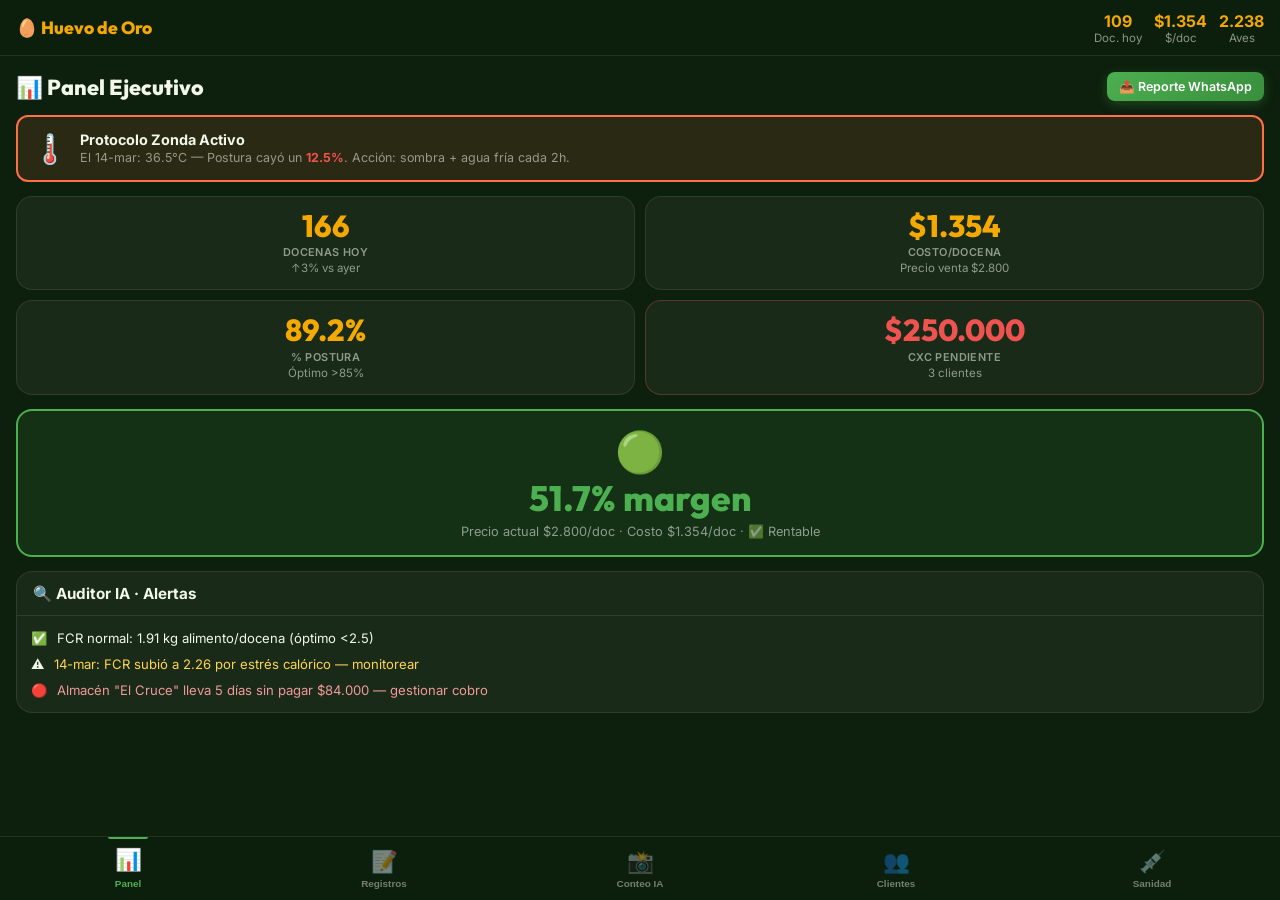
<file: dist-demo/index.html>
<!DOCTYPE html>
<html lang="es">
<head>
<meta charset="UTF-8">
<meta name="viewport" content="width=device-width,initial-scale=1,maximum-scale=1">
<title>🥚 Huevo de Oro · Demo</title>
<link href="https://fonts.googleapis.com/css2?family=Inter:wght@400;500;600;700;800&family=Outfit:wght@700;800&display=swap" rel="stylesheet">
<style>
:root{--vd:#0d1f0d;--vm:#1a3a1a;--va:#4caf50;--do:#f4a900;--tx:#f1f8e9;--ts:rgba(241,248,233,.55);--bg:rgba(255,255,255,.05);--bd:rgba(255,255,255,.09);--rd:#ef5350;--or:#ff7043;--r8:8px;--r12:12px;--r16:16px;--r24:24px}
*{box-sizing:border-box;margin:0;padding:0;-webkit-tap-highlight-color:transparent}
body{font-family:'Inter',sans-serif;background:var(--vd);color:var(--tx);min-height:100dvh;overflow-x:hidden}
.hidden{display:none!important}
/* TOPBAR */
.topbar{position:fixed;top:0;left:0;right:0;height:56px;background:rgba(13,31,13,.95);backdrop-filter:blur(12px);border-bottom:1px solid var(--bd);display:flex;align-items:center;justify-content:space-between;padding:0 16px;z-index:100}
.topbar-brand{font-family:'Outfit',sans-serif;font-size:1.1rem;font-weight:800;color:var(--do);display:flex;align-items:center;gap:8px}
.topbar-kpis{display:flex;gap:12px}
.tkpi{font-size:.72rem;text-align:center;color:var(--ts)}
.tkpi b{display:block;font-size:1rem;font-weight:700;color:var(--do)}
/* NAV */
.bottomnav{position:fixed;bottom:0;left:0;right:0;height:64px;background:rgba(13,31,13,.97);backdrop-filter:blur(12px);border-top:1px solid var(--bd);display:flex;z-index:100}
.navbtn{flex:1;background:none;border:none;color:rgba(241,248,233,.45);display:flex;flex-direction:column;align-items:center;justify-content:center;gap:3px;cursor:pointer;font-size:.62rem;font-weight:600;transition:color .2s}
.navbtn .ni{font-size:1.35rem;transition:transform .2s}
.navbtn.active{color:var(--va)}
.navbtn.active .ni{transform:translateY(-2px)}
.navbtn.active::before{content:'';position:absolute;top:0;width:40px;height:2px;background:var(--va);border-radius:0 0 4px 4px}
/* MAIN */
.main{position:fixed;top:56px;bottom:64px;left:0;right:0;overflow-y:auto;-webkit-overflow-scrolling:touch}
.page{padding:16px;display:flex;flex-direction:column;gap:14px;animation:fiu .25s ease}
.page-title{font-family:'Outfit',sans-serif;font-size:1.35rem;font-weight:800}
/* CARDS KPI */
.kpi-row{display:grid;grid-template-columns:1fr 1fr;gap:10px}
.kcard{background:var(--bg);border:1px solid var(--bd);border-radius:var(--r16);padding:14px;text-align:center}
.kcard .v{font-family:'Outfit',sans-serif;font-size:1.9rem;font-weight:800;color:var(--do);line-height:1}
.kcard .l{font-size:.68rem;font-weight:600;color:var(--ts);text-transform:uppercase;letter-spacing:.4px;margin-top:4px}
.kcard .sub{font-size:.72rem;color:var(--ts);margin-top:2px}
/* SEMAFORO */
.semaf{border-radius:var(--r16);padding:16px;text-align:center;border:2px solid}
.semaf.g{background:rgba(76,175,80,.12);border-color:var(--va)}
.semaf.a{background:rgba(255,193,7,.12);border-color:#ffc107}
.semaf.r{background:rgba(239,83,80,.12);border-color:var(--rd)}
.semaf .sv{font-family:'Outfit',sans-serif;font-size:2.2rem;font-weight:800;display:block}
.semaf .sl{font-size:.8rem;color:var(--ts);margin-top:4px}
/* TABLE */
.card{background:var(--bg);border:1px solid var(--bd);border-radius:var(--r16);overflow:hidden}
.card-head{padding:12px 16px;display:flex;align-items:center;justify-content:space-between;border-bottom:1px solid var(--bd)}
.card-head h3{font-size:.95rem;font-weight:700}
table{width:100%;border-collapse:collapse}
th{font-size:.67rem;font-weight:700;text-transform:uppercase;letter-spacing:.4px;color:var(--ts);padding:9px 14px;text-align:left;background:rgba(0,0,0,.2)}
td{font-size:.82rem;padding:10px 14px;border-top:1px solid var(--bd);vertical-align:middle}
tr:hover td{background:rgba(255,255,255,.03)}
/* CHIPS */
.chip{display:inline-block;font-size:.65rem;font-weight:700;padding:2px 8px;border-radius:99px;text-transform:uppercase}
.chip.g{background:rgba(76,175,80,.2);color:#81c784}
.chip.a{background:rgba(255,193,7,.2);color:#ffd54f}
.chip.r{background:rgba(239,83,80,.2);color:#ef9a9a}
.chip.b{background:rgba(66,165,245,.2);color:#90caf9}
.chip.p{background:rgba(171,71,188,.2);color:#ce93d8}
/* BUTTONS */
.btn{border:none;border-radius:var(--r8);cursor:pointer;font-family:'Inter',sans-serif;font-weight:600;display:inline-flex;align-items:center;gap:6px;transition:all .15s}
.btn-sm{font-size:.78rem;padding:7px 12px}
.btn-md{font-size:.88rem;padding:11px 18px}
.btn-verde{background:linear-gradient(135deg,var(--va),#388e3c);color:#fff;box-shadow:0 3px 12px rgba(76,175,80,.3)}
.btn-verde:active{transform:scale(.97)}
.btn-ghost{background:var(--bg);border:1px solid var(--bd);color:var(--tx)}
.btn-rojo{background:rgba(239,83,80,.15);border:1px solid rgba(239,83,80,.3);color:#ef9a9a}
/* MODAL */
#overlay{position:fixed;inset:0;background:rgba(0,0,0,.65);backdrop-filter:blur(4px);z-index:200;display:flex;align-items:flex-end;justify-content:center;animation:fiu .2s}
.modal{background:#162016;border:1px solid var(--bd);border-radius:24px 24px 0 0;padding:24px 20px 32px;width:100%;max-width:480px;max-height:88dvh;overflow-y:auto;animation:slu .3s ease}
.modal h2{font-family:'Outfit',sans-serif;font-size:1.2rem;font-weight:800;margin-bottom:16px}
.fgrp{display:flex;flex-direction:column;gap:5px;margin-bottom:12px}
.fgrp label{font-size:.72rem;font-weight:600;color:var(--ts);text-transform:uppercase;letter-spacing:.3px}
.fgrp input,.fgrp select,.fgrp textarea{background:rgba(255,255,255,.07);border:1px solid var(--bd);border-radius:var(--r8);color:var(--tx);font-family:'Inter',sans-serif;font-size:.9rem;padding:11px 13px;width:100%}
.fgrp input:focus,.fgrp select:focus{outline:none;border-color:var(--va);background:rgba(255,255,255,.1)}
.fgrp select option{background:#1a3a1a}
.modal-footer{display:flex;gap:10px;margin-top:16px}
/* FOTO CONTEO */
.foto-drop{border:2px dashed rgba(76,175,80,.4);border-radius:var(--r16);padding:32px;text-align:center;cursor:pointer;transition:all .2s;position:relative;overflow:hidden}
.foto-drop:hover{border-color:var(--va);background:rgba(76,175,80,.06)}
.foto-drop input[type=file]{position:absolute;inset:0;opacity:0;cursor:pointer}
.foto-drop .icn{font-size:48px;display:block;margin-bottom:8px}
.conteo-box{background:var(--bg);border:1px solid var(--bd);border-radius:var(--r16);padding:20px;text-align:center}
.conteo-num{font-family:'Outfit',sans-serif;font-size:3.5rem;font-weight:800;color:var(--do);line-height:1}
.conf-bar{height:6px;background:rgba(255,255,255,.1);border-radius:99px;overflow:hidden;margin:8px 0}
.conf-fill{height:100%;border-radius:99px;background:linear-gradient(90deg,var(--rd),var(--or),var(--va));transition:width 1s ease}
/* ALERTAS */
.alerta-z{background:rgba(255,112,67,.12);border:2px solid var(--or);border-radius:var(--r12);padding:14px;display:flex;gap:12px;align-items:flex-start}
/* TIMELINE VACUNAS */
.vacrow{display:flex;align-items:center;gap:12px;padding:10px 14px;border-radius:var(--r8);transition:background .15s}
.vacrow:hover{background:rgba(255,255,255,.04)}
.vacrow .dias{font-family:'Outfit',sans-serif;font-size:1.5rem;font-weight:800;min-width:44px;text-align:center}
/* MAPA placeholder */
.mapa-ph{height:220px;background:linear-gradient(135deg,#0d2a1a,#1a3a2a);border-radius:var(--r16);display:flex;align-items:center;justify-content:center;flex-direction:column;gap:8px;color:var(--ts);border:1px solid var(--bd)}
/* REPORTE */
.reporte-preview{background:rgba(0,0,0,.3);border-radius:var(--r12);padding:16px;font-size:.82rem;line-height:1.7;color:var(--ts);white-space:pre-wrap;font-family:'Courier New',monospace;border:1px solid var(--bd)}
/* ANIM */
@keyframes fiu{from{opacity:0;transform:translateY(12px)}to{opacity:1;transform:translateY(0)}}
@keyframes slu{from{transform:translateY(100%)}to{transform:translateY(0)}}
@keyframes spin{to{transform:rotate(360deg)}}
::-webkit-scrollbar{width:0}
</style>
</head>
<body>

<div class="topbar">
  <div class="topbar-brand">🥚 Huevo de Oro</div>
  <div class="topbar-kpis">
    <div class="tkpi"><b id="hkpi-doc">—</b>Doc. hoy</div>
    <div class="tkpi"><b id="hkpi-costo">—</b>$/doc</div>
    <div class="tkpi"><b id="hkpi-stock">—</b>Aves</div>
  </div>
</div>

<main class="main" id="main"></main>

<nav class="bottomnav">
  <button class="navbtn active" onclick="nav('dashboard',this)" data-tab="dashboard">
    <span class="ni">📊</span>Panel
  </button>
  <button class="navbtn" onclick="nav('registros',this)" data-tab="registros">
    <span class="ni">📝</span>Registros
  </button>
  <button class="navbtn" onclick="nav('conteo',this)" data-tab="conteo">
    <span class="ni">📸</span>Conteo IA
  </button>
  <button class="navbtn" onclick="nav('clientes',this)" data-tab="clientes">
    <span class="ni">👥</span>Clientes
  </button>
  <button class="navbtn" onclick="nav('sanitario',this)" data-tab="sanitario">
    <span class="ni">💉</span>Sanidad
  </button>
</nav>

<!-- MODAL -->
<div id="overlay" class="hidden" onclick="if(event.target===this)cerrarModal()">
  <div class="modal" id="modal-body"></div>
</div>

<script>
// ── DATOS DEMO ────────────────────────────────────────────
const DB = {
  registros: [
    {id:1,fecha:'2026-03-22',galpon:'Galpón A',postura:1308,mortalidad:0,alimento:185,agua:319,temp:29.8},
    {id:2,fecha:'2026-03-21',galpon:'Galpón A',postura:1290,mortalidad:1,alimento:184,agua:316,temp:31.0},
    {id:3,fecha:'2026-03-20',galpon:'Galpón A',postura:1315,mortalidad:0,alimento:186.5,agua:322,temp:28.2},
    {id:4,fecha:'2026-03-19',galpon:'Galpón A',postura:1320,mortalidad:0,alimento:187,agua:320,temp:27.8},
    {id:5,fecha:'2026-03-18',galpon:'Galpón A',postura:1302,mortalidad:0,alimento:185.5,agua:318,temp:29.5},
    {id:6,fecha:'2026-03-14',galpon:'Galpón A',postura:1150,mortalidad:2,alimento:182,agua:360,temp:36.5},
    {id:7,fecha:'2026-03-22',galpon:'Galpón B',postura:688,mortalidad:1,alimento:97,agua:180,temp:29.8},
    {id:8,fecha:'2026-03-21',galpon:'Galpón B',postura:701,mortalidad:0,alimento:99.5,agua:178,temp:31.0},
  ],
  clientes: [
    {id:1,nombre:'Almacén "El Cruce"',tipo:'Almacén',zona:'Rivadavia',wsp:'5492614561234',maples:3,saldo:84000,deuda:true},
    {id:2,nombre:'Verdulería Don Mario',tipo:'Verdulería',zona:'Rivadavia',wsp:'5492614789012',maples:5,saldo:56000,deuda:true},
    {id:3,nombre:'Restaurante "El Patio"',tipo:'Restaurante',zona:'Junín',wsp:'5492615123456',maples:0,saldo:0,deuda:false},
    {id:4,nombre:'Almacén Avenida Nueva',tipo:'Almacén',zona:'San Martín',wsp:'5492616789012',maples:4,saldo:110000,deuda:true},
    {id:5,nombre:'Familia Rodríguez',tipo:'Particular',zona:'Rivadavia',wsp:'5492614234567',maples:1,saldo:0,deuda:false},
  ],
  costos:{balanceado:650,maiz:380,flete:45,manoObra:15000,amortAve:12},
  vacunas:[
    {id:1,lote:'Galpón A · Hy-Line',vacuna:'Newcastle',proxima:'2026-04-01',diasRestantes:9,hecho:false},
    {id:2,lote:'Galpón B · Lohmann',vacuna:'Newcastle',proxima:'2026-04-15',diasRestantes:23,hecho:false},
    {id:3,lote:'Galpón A · Hy-Line',vacuna:'Bronquitis IB',proxima:'2026-05-01',diasRestantes:39,hecho:false},
    {id:4,lote:'Galpón A · Hy-Line',vacuna:'Gumboro',proxima:null,diasRestantes:null,hecho:true},
  ],
  renspa:{numero:'08-014-2-00234/26',vencimiento:'2026-12-31',estado:'vigente'}
};
let modalCb=null, editId=null, tabActual='dashboard';

// ── HELPERS ───────────────────────────────────────────────
const pesos=n=>'$'+Math.round(n).toLocaleString('es-AR');
const pct=(a,b)=>((a/b)*100).toFixed(1)+'%';
const chipZona=z=>({Rivadavia:'g',Junín:'b','San Martín':'a',Junin:'b','San Martin':'a'}[z]||'g');
let nextId=()=>Date.now();

function toast(msg,tipo='ok'){
  const t=document.createElement('div');
  t.style.cssText='position:fixed;bottom:80px;left:50%;transform:translateX(-50%);background:rgba(26,58,26,.97);border:1px solid rgba(76,175,80,.4);padding:10px 20px;border-radius:12px;font-size:.85rem;z-index:9999;animation:fiu .3s ease;white-space:nowrap;font-weight:600';
  if(tipo==='err') t.style.borderColor='rgba(239,83,80,.4)';
  t.textContent='  '+msg;
  document.body.appendChild(t);
  setTimeout(()=>t.remove(),2800);
}

// ── ROUTER ────────────────────────────────────────────────
function nav(tab,btn){
  tabActual=tab;
  document.querySelectorAll('.navbtn').forEach(b=>b.classList.remove('active'));
  btn.classList.add('active');
  renderPage(tab);
}

function renderPage(tab){
  const M=document.getElementById('main');
  M.innerHTML='';
  const fns={dashboard:pgDashboard,registros:pgRegistros,conteo:pgConteo,clientes:pgClientes,sanitario:pgSanitario};
  if(fns[tab]) M.innerHTML=fns[tab]();
  hookPage(tab);
  actualizarTopbar();
}

// ── TOPBAR ────────────────────────────────────────────────
function actualizarTopbar(){
  const hoy=DB.registros.filter(r=>r.galpon==='Galpón A').sort((a,b)=>b.fecha.localeCompare(a.fecha))[0];
  document.getElementById('hkpi-doc').textContent=hoy?Math.floor(hoy.postura/12)+'':'-';
  document.getElementById('hkpi-costo').textContent=pesos(calcCostoDocena()).replace('$','$');
  document.getElementById('hkpi-stock').textContent='2.238';
}

// ── COSTO/DOCENA ──────────────────────────────────────────
function fechaUltimoRegistro(){
  if(!DB.registros.length) return null;
  return DB.registros.map(r=>r.fecha).sort().reverse()[0];
}
function calcCostoDocena(){
  const {balanceado,manoObra,amortAve}=DB.costos;
  const fechaRef=fechaUltimoRegistro();
  if(!fechaRef) return 0;
  const hoy=DB.registros.filter(r=>r.fecha===fechaRef);
  const totalDoc=hoy.reduce((a,r)=>a+r.postura,0)/12;
  const totalKg=hoy.reduce((a,r)=>a+r.alimento,0);
  const costoAlim=totalKg*balanceado;
  return totalDoc>0?(costoAlim+manoObra+(amortAve*2238))/totalDoc:0;
}

// ── DASHBOARD ─────────────────────────────────────────────
function pgDashboard(){
  const fechaRef=fechaUltimoRegistro()||new Date().toISOString().slice(0,10);
  const regHoy=DB.registros.filter(r=>r.fecha===fechaRef);
  const totalHoy=regHoy.reduce((a,r)=>a+r.postura,0)||1996;
  const docHoy=Math.floor(totalHoy/12);
  const costo=calcCostoDocena();const margen=((2800-costo)/2800*100);
  const semClass=margen>40?'g':margen>20?'a':'r';
  const semIcon=margen>40?'🟢':margen>20?'🟡':'🔴';
  const totalDeuda=DB.clientes.filter(c=>c.deuda).reduce((a,c)=>a+c.saldo,0);

  return `<div class="page">
  <div style="display:flex;align-items:center;justify-content:space-between">
    <span class="page-title">📊 Panel Ejecutivo</span>
    <button class="btn btn-sm btn-verde" onclick="simularReporte()">📤 Reporte WhatsApp</button>
  </div>

  <div class="alerta-z">
    <span style="font-size:1.8rem">🌡️</span>
    <div>
      <div style="font-weight:700;font-size:.9rem">Protocolo Zonda Activo</div>
      <div style="font-size:.78rem;color:var(--ts);margin-top:2px">El 14-mar: 36.5°C — Postura cayó un <b style="color:var(--rd)">12.5%</b>. Acción: sombra + agua fría cada 2h.</div>
    </div>
  </div>

  <div class="kpi-row">
    <div class="kcard"><div class="v">${docHoy}</div><div class="l">Docenas hoy</div><div class="sub">↑3% vs ayer</div></div>
    <div class="kcard"><div class="v">${pesos(costo)}</div><div class="l">Costo/docena</div><div class="sub">Precio venta $2.800</div></div>
    <div class="kcard"><div class="v">${pct(1308+688,2238)}</div><div class="l">% Postura</div><div class="sub">Óptimo &gt;85%</div></div>
    <div class="kcard" style="border-color:rgba(239,83,80,.3)"><div class="v" style="color:var(--rd)">${pesos(totalDeuda)}</div><div class="l">CxC pendiente</div><div class="sub">${DB.clientes.filter(c=>c.deuda).length} clientes</div></div>
  </div>

  <div class="semaf ${semClass}">
    <span style="font-size:2.5rem">${semIcon}</span>
    <span class="sv" style="color:${semClass==='g'?'var(--va)':semClass==='a'?'#ffc107':'var(--rd)'}">${margen.toFixed(1)}% margen</span>
    <div class="sl">Precio actual $2.800/doc · Costo ${pesos(costo)}/doc · ${margen>40?'✅ Rentable':'⚠️ Revisar costos'}</div>
  </div>

  <div class="card">
    <div class="card-head"><h3>🔍 Auditor IA · Alertas</h3></div>
    <div style="padding:14px;display:flex;flex-direction:column;gap:10px">
      <div style="display:flex;gap:10px;align-items:center;font-size:.82rem">
        <span>✅</span><span>FCR normal: 1.91 kg alimento/docena (óptimo &lt;2.5)</span>
      </div>
      <div style="display:flex;gap:10px;align-items:center;font-size:.82rem">
        <span>⚠️</span><span style="color:#ffd54f">14-mar: FCR subió a 2.26 por estrés calórico — monitorear</span>
      </div>
      <div style="display:flex;gap:10px;align-items:center;font-size:.82rem">
        <span>🔴</span><span style="color:#ef9a9a">Almacén "El Cruce" lleva 5 días sin pagar $84.000 — gestionar cobro</span>
      </div>
    </div>
  </div>

  <div id="reporte-area" class="hidden">
    <div class="card-head" style="padding:12px 0 8px"><h3>📄 Vista previa del reporte</h3></div>
    <div class="reporte-preview" id="reporte-texto"></div>
  </div>
</div>`;
}

function simularReporte(){
  const costo=calcCostoDocena();
  const txt=`🥚 *REPORTE DOMINICAL — Huevo de Oro Rivadavia*
📅 Semana 22 al 28 de marzo 2026

📦 *PRODUCCIÓN*
• Galpón A: 9.163 huevos (763 doc)
• Galpón B: 4.830 huevos (402 doc)
• *TOTAL: 1.165 docenas*

📈 *FINANCIERO*
• Precio promedio: $2.800/doc
• Costo/docena: ${pesos(costo)}
• Margen bruto: ${((2800-costo)/2800*100).toFixed(1)}%
• Ventas semana: $3.262.000

⚠️ *ALERTAS*
• ${DB.clientes.filter(c=>c.deuda).length} clientes con saldo pendiente
• Newcastle Galpón A vence en 9 días
• Episodio Zonda: 14-mar ↓12% postura

✅ *Estado general: NORMAL*
Sistema Huevo de Oro · Rivadavia, Mendoza`;
  const area=document.getElementById('reporte-area');
  document.getElementById('reporte-texto').textContent=txt;
  area.classList.remove('hidden');
  toast('📤 Reporte generado (WhatsApp pendiente de API)');
  area.scrollIntoView({behavior:'smooth'});
}

// ── REGISTROS DIARIOS ─────────────────────────────────────
function pgRegistros(){
  const rows=DB.registros.map(r=>{
    const fcr=(r.alimento/(r.postura/12)).toFixed(2);
    const fcrChip=fcr<2?'g':fcr<2.5?'a':'r';
    return `<tr>
      <td><b>${r.fecha}</b><br><span style="font-size:.72rem;color:var(--ts)">${r.galpon}</span></td>
      <td><b style="color:var(--do)">${Math.floor(r.postura/12)}</b><br><span style="color:var(--ts);font-size:.72rem">${r.postura} huevos</span></td>
      <td><span class="chip ${r.mortalidad>0?'r':'g'}">${r.mortalidad}</span></td>
      <td>${r.alimento} kg</td>
      <td><span class="chip ${fcrChip}">${fcr}</span></td>
      <td style="color:${r.temp>=35?'var(--rd)':r.temp>=32?'#ffd54f':'var(--ts)'}">${r.temp}°C</td>
      <td>
        <button class="btn btn-sm btn-ghost" onclick="editRegistro(${r.id})">✏️</button>
        <button class="btn btn-sm btn-rojo" onclick="delRegistro(${r.id})" style="margin-left:4px">🗑</button>
      </td>
    </tr>`}).join('');

  return `<div class="page">
  <div style="display:flex;align-items:center;justify-content:space-between">
    <span class="page-title">📝 Registros de Campo</span>
    <button class="btn btn-sm btn-verde" onclick="newRegistro()">+ Nuevo</button>
  </div>
  <div style="font-size:.8rem;color:var(--ts)">FCR óptimo: &lt;2.0 kg alimento/docena</div>
  <div class="card" style="overflow-x:auto">
    <table>
      <thead><tr><th>Fecha / Galpón</th><th>Docenas</th><th>Mort.</th><th>Alimento</th><th>FCR</th><th>Temp</th><th></th></tr></thead>
      <tbody>${rows}</tbody>
    </table>
  </div>
</div>`;
}

function newRegistro(){
  editId=null;
  abrirModal(`<h2>📝 Nuevo Registro Diario</h2>
    ${formRegistro()}
    <div class="modal-footer">
      <button class="btn btn-md btn-verde btn-full" onclick="guardarRegistro()">💾 Guardar</button>
    </div>`);
}

function editRegistro(id){
  editId=id;
  const r=DB.registros.find(x=>x.id===id);
  abrirModal(`<h2>✏️ Editar Registro</h2>
    ${formRegistro(r)}
    <div class="modal-footer">
      <button class="btn btn-md btn-verde btn-full" onclick="guardarRegistro()">💾 Actualizar</button>
    </div>`);
}

function formRegistro(r={}){
  return `
    <div class="fgrp"><label>Fecha</label><input type="date" id="f-fecha" value="${r.fecha||new Date().toISOString().slice(0,10)}"></div>
    <div class="fgrp"><label>Galpón</label>
      <select id="f-galpon"><option ${r.galpon==='Galpón A'?'selected':''}>Galpón A</option><option ${r.galpon==='Galpón B'?'selected':''}>Galpón B</option></select>
    </div>
    <div class="fgrp"><label>Huevos producidos</label><input type="number" id="f-postura" value="${r.postura||''}" placeholder="ej: 1300"></div>
    <div class="fgrp"><label>Mortalidad (aves)</label><input type="number" id="f-mort" value="${r.mortalidad||0}"></div>
    <div class="fgrp"><label>Alimento (kg)</label><input type="number" step="0.5" id="f-alim" value="${r.alimento||''}" placeholder="ej: 185"></div>
    <div class="fgrp"><label>Temperatura máxima (°C)</label><input type="number" step="0.1" id="f-temp" value="${r.temp||''}" placeholder="ej: 29.5"></div>`;
}

function guardarRegistro(){
  const obj={
    fecha:document.getElementById('f-fecha').value,
    galpon:document.getElementById('f-galpon').value,
    postura:+document.getElementById('f-postura').value,
    mortalidad:+document.getElementById('f-mort').value,
    alimento:+document.getElementById('f-alim').value,
    agua:0,
    temp:+document.getElementById('f-temp').value
  };
  if(!obj.postura){toast('⚠️ Ingresá la producción','err');return;}
  if(editId){
    const i=DB.registros.findIndex(r=>r.id===editId);
    DB.registros[i]={...DB.registros[i],...obj};
    toast('✅ Registro actualizado');
  } else {
    DB.registros.unshift({id:nextId(),...obj});
    toast('✅ Registro guardado');
  }
  cerrarModal(); renderPage('registros');
}

function delRegistro(id){
  if(!confirm('¿Eliminar este registro?'))return;
  DB.registros=DB.registros.filter(r=>r.id!==id);
  toast('🗑 Registro eliminado');
  renderPage('registros');
}

// ── CONTEO IA ─────────────────────────────────────────────
function pgConteo(){
  return `<div class="page">
  <span class="page-title">📸 Conteo IA por Foto</span>
  <div style="font-size:.82rem;color:var(--ts)">Gemini Vision analiza la foto y cuenta automáticamente huevos, pollos o maples. El operador confirma o corrige.</div>

  <div class="foto-drop" id="foto-drop" onclick="document.getElementById('foto-inp').click()">
    <input type="file" id="foto-inp" accept="image/*" capture="environment" onchange="procesarFoto(this)">
    <span class="icn" id="foto-icn">📷</span>
    <div style="font-weight:700;font-size:.95rem">Tomar o elegir foto</div>
    <div style="color:var(--ts);font-size:.78rem;margin-top:4px">Huevos · Pollos · Maples</div>
  </div>

  <div class="fgrp">
    <label>¿Qué se cuenta?</label>
    <select id="tipo-objeto">
      <option value="huevos">🥚 Huevos (en cinta / nidal)</option>
      <option value="pollos">🐔 Pollos / Gallinas</option>
      <option value="maples">📦 Maples apilados</option>
    </select>
  </div>

  <div id="conteo-resultado" class="hidden">
    <div class="conteo-box">
      <div style="font-size:.8rem;color:var(--ts);margin-bottom:4px">🤖 Conteo IA (Gemini Vision)</div>
      <div class="conteo-num" id="cn-ia">—</div>
      <div style="font-size:.78rem;color:var(--ts)">objetos detectados</div>
      <div class="conf-bar"><div class="conf-fill" id="cn-conf" style="width:0"></div></div>
      <div style="font-size:.72rem;color:var(--ts)" id="cn-conf-txt">Confianza: —%</div>
    </div>

    <div class="fgrp" style="margin-top:12px">
      <label>✏️ Confirmar / Corregir conteo manual</label>
      <input type="number" id="cn-manual" placeholder="Si el IA falló, corregí acá">
    </div>
    <div style="display:flex;gap:5px;font-size:.75rem;color:var(--ts);margin-top:-4px">
      <span>⚠️ Si difieren &gt;5%, el sistema lanza alerta de auditoría.</span>
    </div>
    <button class="btn btn-md btn-verde btn-full" style="margin-top:10px" onclick="confirmarConteo()">✅ Confirmar y guardar</button>
  </div>

  <div class="card">
    <div class="card-head"><h3>📋 Últimos conteos</h3></div>
    <table>
      <thead><tr><th>Fecha</th><th>Tipo</th><th>IA</th><th>Manual</th><th>Delta</th><th>Alerta</th></tr></thead>
      <tbody>
        <tr><td>22-mar</td><td>Huevos</td><td>144</td><td>144</td><td>0</td><td><span class="chip g">OK</span></td></tr>
        <tr><td>21-mar</td><td>Pollos</td><td>1.440</td><td>1.455</td><td>15</td><td><span class="chip a">1%</span></td></tr>
        <tr><td>20-mar</td><td>Maples</td><td>48</td><td>50</td><td>2</td><td><span class="chip g">OK</span></td></tr>
        <tr><td>14-mar</td><td>Huevos</td><td>96</td><td>115</td><td>19</td><td><span class="chip r">🚨 16%</span></td></tr>
      </tbody>
    </table>
  </div>
</div>`;
}

function procesarFoto(inp){
  if(!inp.files[0])return;
  const reader=new FileReader();
  reader.onload=e=>{
    const drop=document.getElementById('foto-drop');
    drop.style.cssText='border-radius:12px;overflow:hidden;padding:0;height:200px;background:no-repeat center/cover url('+e.target.result+')';
    drop.innerHTML='<div style="height:100%;background:rgba(0,0,0,.4);display:flex;align-items:center;justify-content:center"><div style="width:40px;height:40px;border:4px solid rgba(255,255,255,.1);border-top-color:var(--va);border-radius:50%;animation:spin .8s linear infinite"></div></div>';
    const tipo=document.getElementById('tipo-objeto').value;
    setTimeout(()=>mostrarResultadoIA(tipo),2200);
  };
  reader.readAsDataURL(inp.files[0]);
}

function mostrarResultadoIA(tipo){
  const counts={huevos:[108,144,96,132,156],pollos:[1438,1451,1440,1428],maples:[46,48,50,52]};
  const arr=counts[tipo]||counts.huevos;
  const ia=arr[Math.floor(Math.random()*arr.length)];
  const conf=Math.floor(82+Math.random()*16);
  document.getElementById('conteo-resultado').classList.remove('hidden');
  document.getElementById('cn-ia').textContent=ia.toLocaleString('es-AR');
  document.getElementById('cn-manual').value=ia;
  document.getElementById('cn-conf-txt').textContent=`Confianza: ${conf}%`;
  setTimeout(()=>{document.getElementById('cn-conf').style.width=conf+'%'},100);
  document.getElementById('foto-drop').style.cssText='border:2px dashed rgba(76,175,80,.4);border-radius:12px;padding:32px;text-align:center;background:rgba(76,175,80,.06)';
  document.getElementById('foto-drop').innerHTML='<span style="font-size:2rem">✅</span><div style="font-weight:700;margin-top:6px">Foto procesada</div>';
}

function confirmarConteo(){
  const iaRaw=document.getElementById('cn-ia').textContent.replace(/[.\s]/g,'').replace(',','.');
  const ia=parseInt(iaRaw,10);
  const manualRaw=document.getElementById('cn-manual').value;
  const manual=manualRaw?parseInt(manualRaw,10):ia;
  if(isNaN(ia)||isNaN(manual)){toast('⚠️ Valores inválidos','err');return;}
  const delta=Math.abs(ia-manual);
  const pct5=ia*0.05;
  if(delta>pct5) toast(`🚨 Alerta: diferencia de ${delta} objetos (${((delta/ia)*100).toFixed(1)}%) — auditando`,'err');
  else toast('✅ Conteo guardado · Delta: '+delta+' (OK)');
  renderPage('conteo');
}

// ── CLIENTES ──────────────────────────────────────────────
function pgClientes(){
  const rows=DB.clientes.map(c=>`
    <div class="cliente-item" style="display:flex;gap:12px;align-items:center;padding:12px 14px;background:var(--bg);border:1px solid var(--bd);border-radius:12px">
      <div style="font-size:1.6rem">${{Almacén:'🏪',Verdulería:'🥬',Restaurante:'🍽️',Particular:'👤',Distribuidor:'🚛'}[c.tipo]||'👤'}</div>
      <div style="flex:1;min-width:0">
        <div style="font-weight:700;font-size:.92rem;overflow:hidden;text-overflow:ellipsis;white-space:nowrap">${c.nombre}</div>
        <div style="font-size:.72rem;color:var(--ts);margin-top:2px">
          <span class="chip ${chipZona(c.zona)}">${c.zona}</span>  
          🗂 ${c.maples} maples · ${c.deuda?'<span style="color:var(--rd);font-weight:700">Debe '+pesos(c.saldo)+'</span>':'<span style="color:var(--va)">Al día ✓</span>'}
        </div>
      </div>
      <div style="display:flex;flex-direction:column;gap:4px">
        <button class="btn btn-sm btn-ghost" onclick="editCliente(${c.id})">✏️</button>
        <button class="btn btn-sm" style="background:rgba(37,211,102,.15);border:1px solid rgba(37,211,102,.3);color:#25d366;border-radius:8px;font-size:.78rem;padding:5px 8px" onclick="wspCliente(${c.id})">💬</button>
        <button class="btn btn-sm btn-rojo" onclick="delCliente(${c.id})">🗑</button>
      </div>
    </div>`).join('');

  const totalMaples=DB.clientes.reduce((a,c)=>a+c.maples,0);
  const totalDeuda=DB.clientes.filter(c=>c.deuda).reduce((a,c)=>a+c.saldo,0);

  return `<div class="page">
  <div style="display:flex;align-items:center;justify-content:space-between">
    <span class="page-title">👥 Clientes</span>
    <button class="btn btn-sm btn-verde" onclick="newCliente()">+ Nuevo</button>
  </div>
  <div class="kpi-row" style="grid-template-columns:1fr 1fr 1fr">
    <div class="kcard"><div class="v">${DB.clientes.length}</div><div class="l">Total</div></div>
    <div class="kcard" style="border-color:rgba(239,83,80,.3)"><div class="v" style="color:var(--rd);font-size:1.3rem">${pesos(totalDeuda)}</div><div class="l">CxC</div></div>
    <div class="kcard" style="border-color:rgba(255,193,7,.3)"><div class="v" style="color:var(--do)">${totalMaples}</div><div class="l">Maples out</div></div>
  </div>
  <div style="display:flex;flex-direction:column;gap:8px">${rows}</div>
</div>`;
}

function newCliente(){
  editId=null;
  abrirModal(`<h2>👥 Nuevo Cliente</h2>
    ${formCliente()}
    <div class="modal-footer"><button class="btn btn-md btn-verde btn-full" onclick="guardarCliente()">💾 Guardar</button></div>`);
}

function editCliente(id){
  editId=id;
  const c=DB.clientes.find(x=>x.id===id);
  abrirModal(`<h2>✏️ Editar Cliente</h2>
    ${formCliente(c)}
    <div class="modal-footer"><button class="btn btn-md btn-verde btn-full" onclick="guardarCliente()">💾 Actualizar</button></div>`);
}

function formCliente(c={}){
  const tipos=['Almacén','Verdulería','Restaurante','Particular','Distribuidor'];
  const zonas=['Rivadavia','Junín','San Martín','Mendoza Capital'];
  return `
    <div class="fgrp"><label>Nombre</label><input id="c-nom" value="${c.nombre||''}" placeholder="Nombre / Razón social"></div>
    <div class="fgrp"><label>Tipo</label>
      <select id="c-tipo">${tipos.map(t=>`<option ${c.tipo===t?'selected':''}>${t}</option>`).join('')}</select>
    </div>
    <div class="fgrp"><label>Zona</label>
      <select id="c-zona">${zonas.map(z=>`<option ${c.zona===z?'selected':''}>${z}</option>`).join('')}</select>
    </div>
    <div class="fgrp"><label>WhatsApp (sin +)</label><input id="c-wsp" value="${c.wsp||''}" placeholder="5492614xxxxxx" type="tel"></div>
    <div class="fgrp"><label>Maples en poder</label><input id="c-map" type="number" value="${c.maples||0}"></div>`;
}

function guardarCliente(){
  const nom=document.getElementById('c-nom').value.trim();
  if(!nom){toast('⚠️ Ingresá el nombre','err');return;}
  const obj={
    nombre:nom,
    tipo:document.getElementById('c-tipo').value,
    zona:document.getElementById('c-zona').value,
    wsp:document.getElementById('c-wsp').value,
    maples:+document.getElementById('c-map').value,
    saldo:0,deuda:false
  };
  if(editId){Object.assign(DB.clientes.find(c=>c.id===editId),obj);toast('✅ Cliente actualizado');}
  else{DB.clientes.push({id:nextId(),...obj});toast('✅ Cliente agregado');}
  cerrarModal();renderPage('clientes');
}

function delCliente(id){
  if(!confirm('¿Eliminar este cliente?'))return;
  DB.clientes=DB.clientes.filter(c=>c.id!==id);
  toast('🗑 Cliente eliminado');renderPage('clientes');
}

function wspCliente(id){
  const c=DB.clientes.find(x=>x.id===id);
  const msg=`Hola ${c.nombre.split(' ')[0]}! 👋 Te recordamos que tenés un saldo pendiente de ${pesos(c.saldo)} con *Huevo de Oro Rivadavia*. Podés abonar por transferencia o efectivo. ¡Gracias! 🥚`;
  window.open(`https://wa.me/${c.wsp}?text=${encodeURIComponent(msg)}`,'_blank');
}

// ── SANITARIO ─────────────────────────────────────────────
function pgSanitario(){
  const vacRows=DB.vacunas.map(v=>{
    if(v.hecho) return `<div class="vacrow"><span style="font-size:1.5rem">✅</span><div><div style="font-weight:600;font-size:.9rem;color:var(--ts)">${v.vacuna}</div><div style="font-size:.72rem;color:var(--ts)">${v.lote} · Completada</div></div></div>`;
    const cl=v.diasRestantes<=10?'var(--rd)':v.diasRestantes<=21?'#ffd54f':'var(--va)';
    return `<div class="vacrow"><div class="dias" style="color:${cl}">${v.diasRestantes}<br><span style="font-size:.55rem;font-weight:500;color:var(--ts)">días</span></div>
      <div style="flex:1">
        <div style="font-weight:700;font-size:.9rem">${v.vacuna}</div>
        <div style="font-size:.72rem;color:var(--ts)">${v.lote}</div>
        <div style="font-size:.72rem;color:var(--ts)">Vence: ${v.proxima}</div>
      </div>
      <span class="chip ${v.diasRestantes<=10?'r':v.diasRestantes<=21?'a':'g'}">${v.diasRestantes<=10?'URGENTE':v.diasRestantes<=21?'PRONTO':'OK'}</span>
    </div>`;}).join('');

  return `<div class="page">
  <span class="page-title">💉 Calendario Sanitario</span>

  <div class="card" style="border-color:rgba(171,71,188,.3)">
    <div class="card-head"><h3>🏥 RENSPA</h3><span class="chip g">${DB.renspa.estado.toUpperCase()}</span></div>
    <div style="padding:14px">
      <div style="font-size:.82rem"><b>${DB.renspa.numero}</b></div>
      <div style="font-size:.78rem;color:var(--ts);margin-top:4px">Vencimiento: ${DB.renspa.vencimiento}</div>
    </div>
  </div>

  <div class="card">
    <div class="card-head">
      <h3>💉 Plan de Vacunación</h3>
      <button class="btn btn-sm btn-verde" onclick="newVacuna()">+ Agregar</button>
    </div>
    <div style="padding:8px 0">${vacRows}</div>
  </div>

  <div style="background:rgba(76,175,80,.08);border:1px solid rgba(76,175,80,.2);border-radius:12px;padding:14px">
    <div style="font-weight:700;font-size:.88rem;margin-bottom:8px">📋 Protocolo Bioseguridad SENASA</div>
    <div style="font-size:.78rem;color:var(--ts);display:flex;flex-direction:column;gap:5px">
      <div>✅ Pediluvio activo en acceso a galpones</div>
      <div>✅ Registro de visitas actualizado</div>
      <div>⚠️ Renovar desinfección de galpón B (última: 15-feb)</div>
    </div>
  </div>
</div>`;
}

function newVacuna(){
  abrirModal(`<h2>💉 Nueva Vacunación</h2>
    <div class="fgrp"><label>Vacuna</label>
      <select id="v-vac"><option>Newcastle</option><option>Gumboro</option><option>Bronquitis IB</option><option>Marek</option><option>Coriza</option></select>
    </div>
    <div class="fgrp"><label>Lote</label>
      <select id="v-lote"><option>Galpón A · Hy-Line</option><option>Galpón B · Lohmann</option></select>
    </div>
    <div class="fgrp"><label>Próxima aplicación</label><input type="date" id="v-fecha"></div>
    <div class="modal-footer">
      <button class="btn btn-md btn-verde btn-full" onclick="guardarVacuna()">💾 Guardar</button>
    </div>`);
}

function guardarVacuna(){
  const fecha=document.getElementById('v-fecha').value;
  if(!fecha){toast('⚠️ Seleccioná una fecha','err');return;}
  const dias=Math.round((new Date(fecha)-new Date())/86400000);
  DB.vacunas.unshift({id:nextId(),vacuna:document.getElementById('v-vac').value,lote:document.getElementById('v-lote').value,proxima:fecha,diasRestantes:dias,hecho:false});
  toast('✅ Vacunación programada');
  cerrarModal();renderPage('sanitario');
}

// ── MODAL ─────────────────────────────────────────────────
function abrirModal(html){
  document.getElementById('modal-body').innerHTML=html;
  document.getElementById('overlay').classList.remove('hidden');
}
function cerrarModal(){document.getElementById('overlay').classList.add('hidden');}

// ── HOOKS POR PAGE ────────────────────────────────────────
function hookPage(tab){}

// ── INIT ──────────────────────────────────────────────────
renderPage('dashboard');
</script>
</body>
</html>
</file>
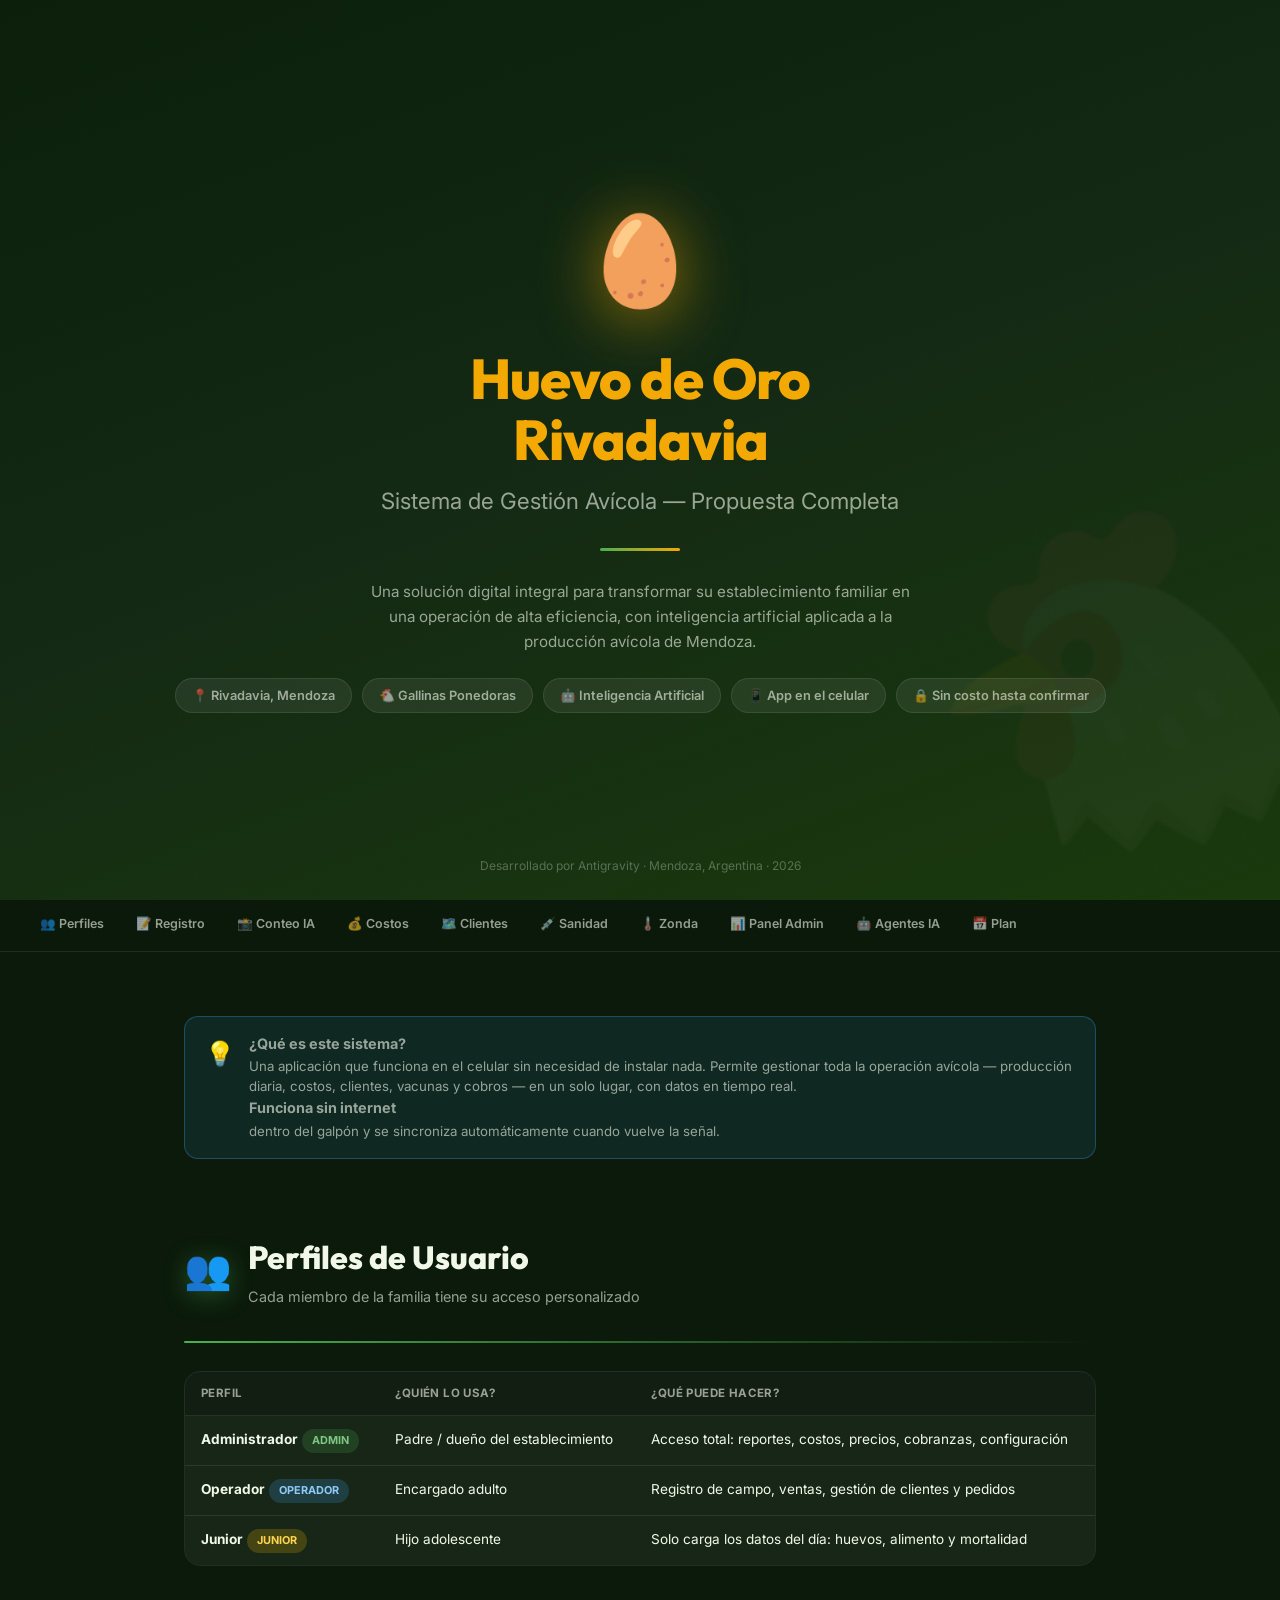
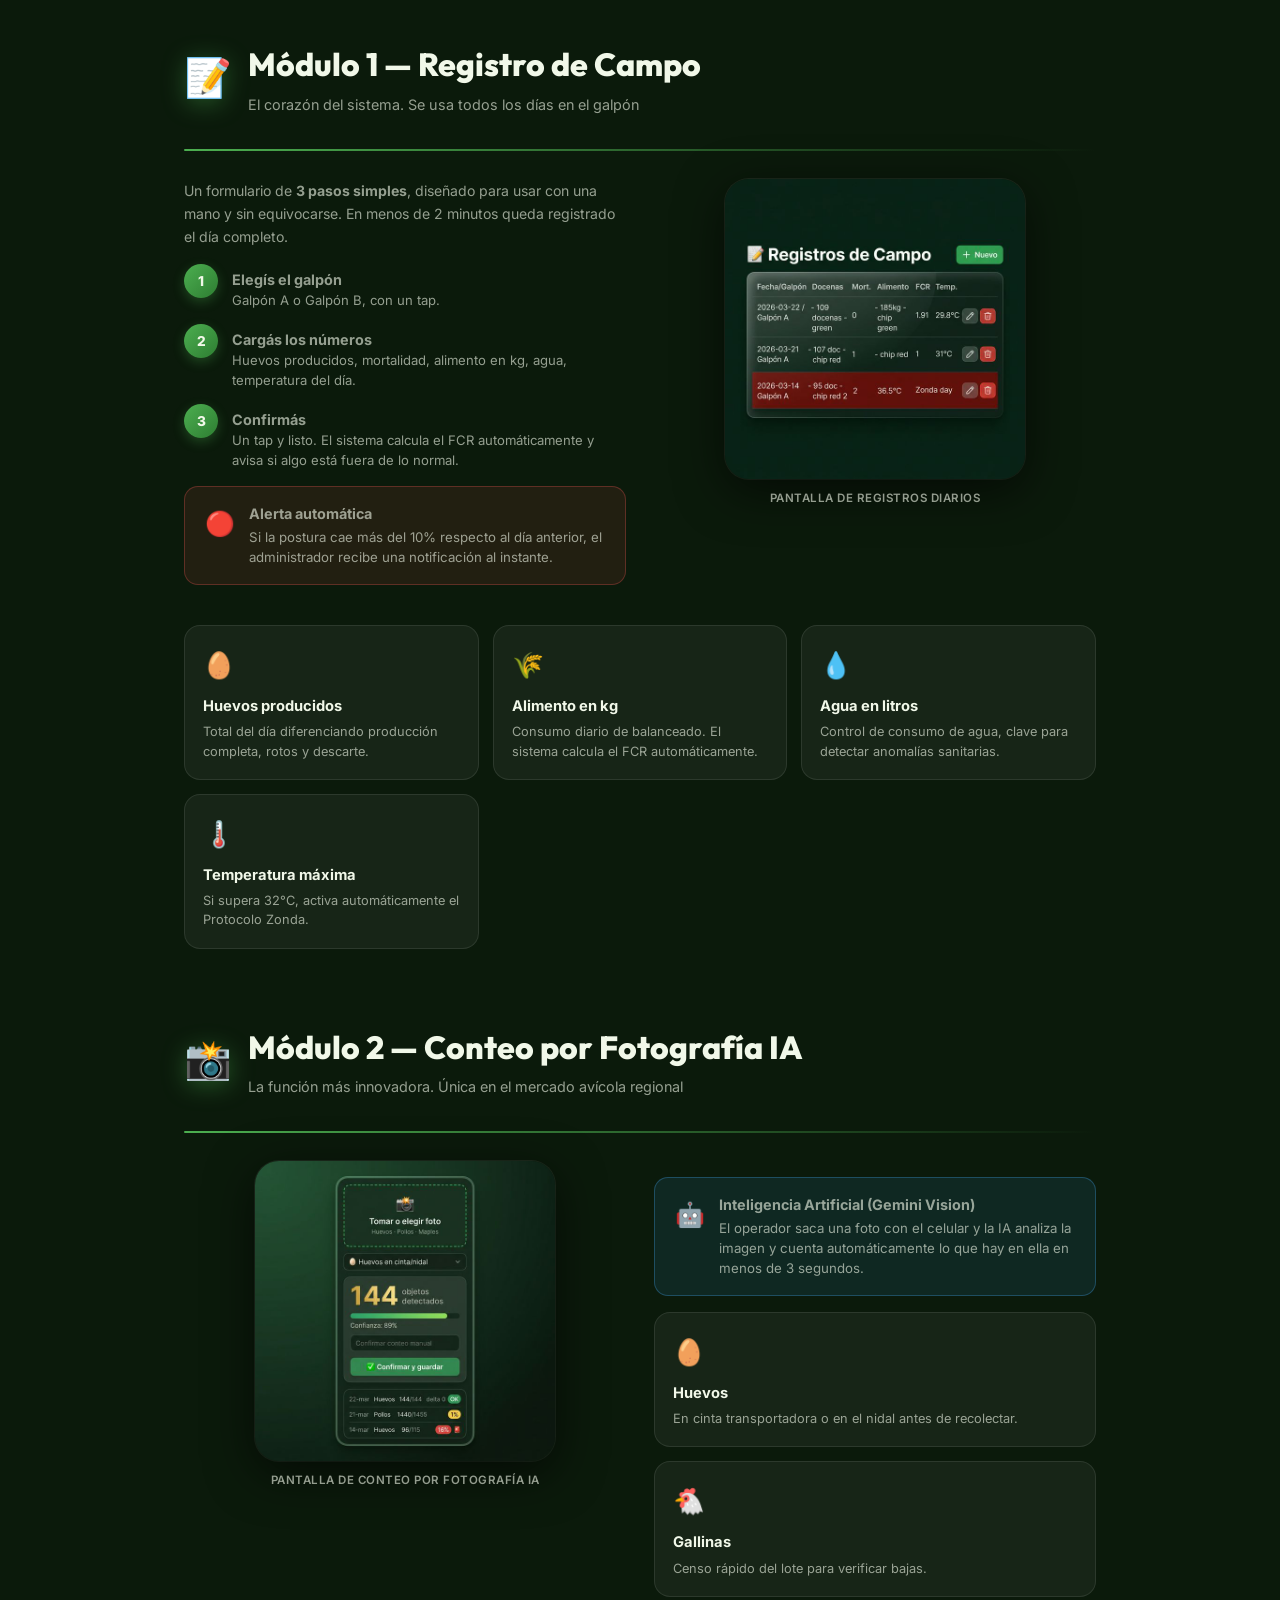
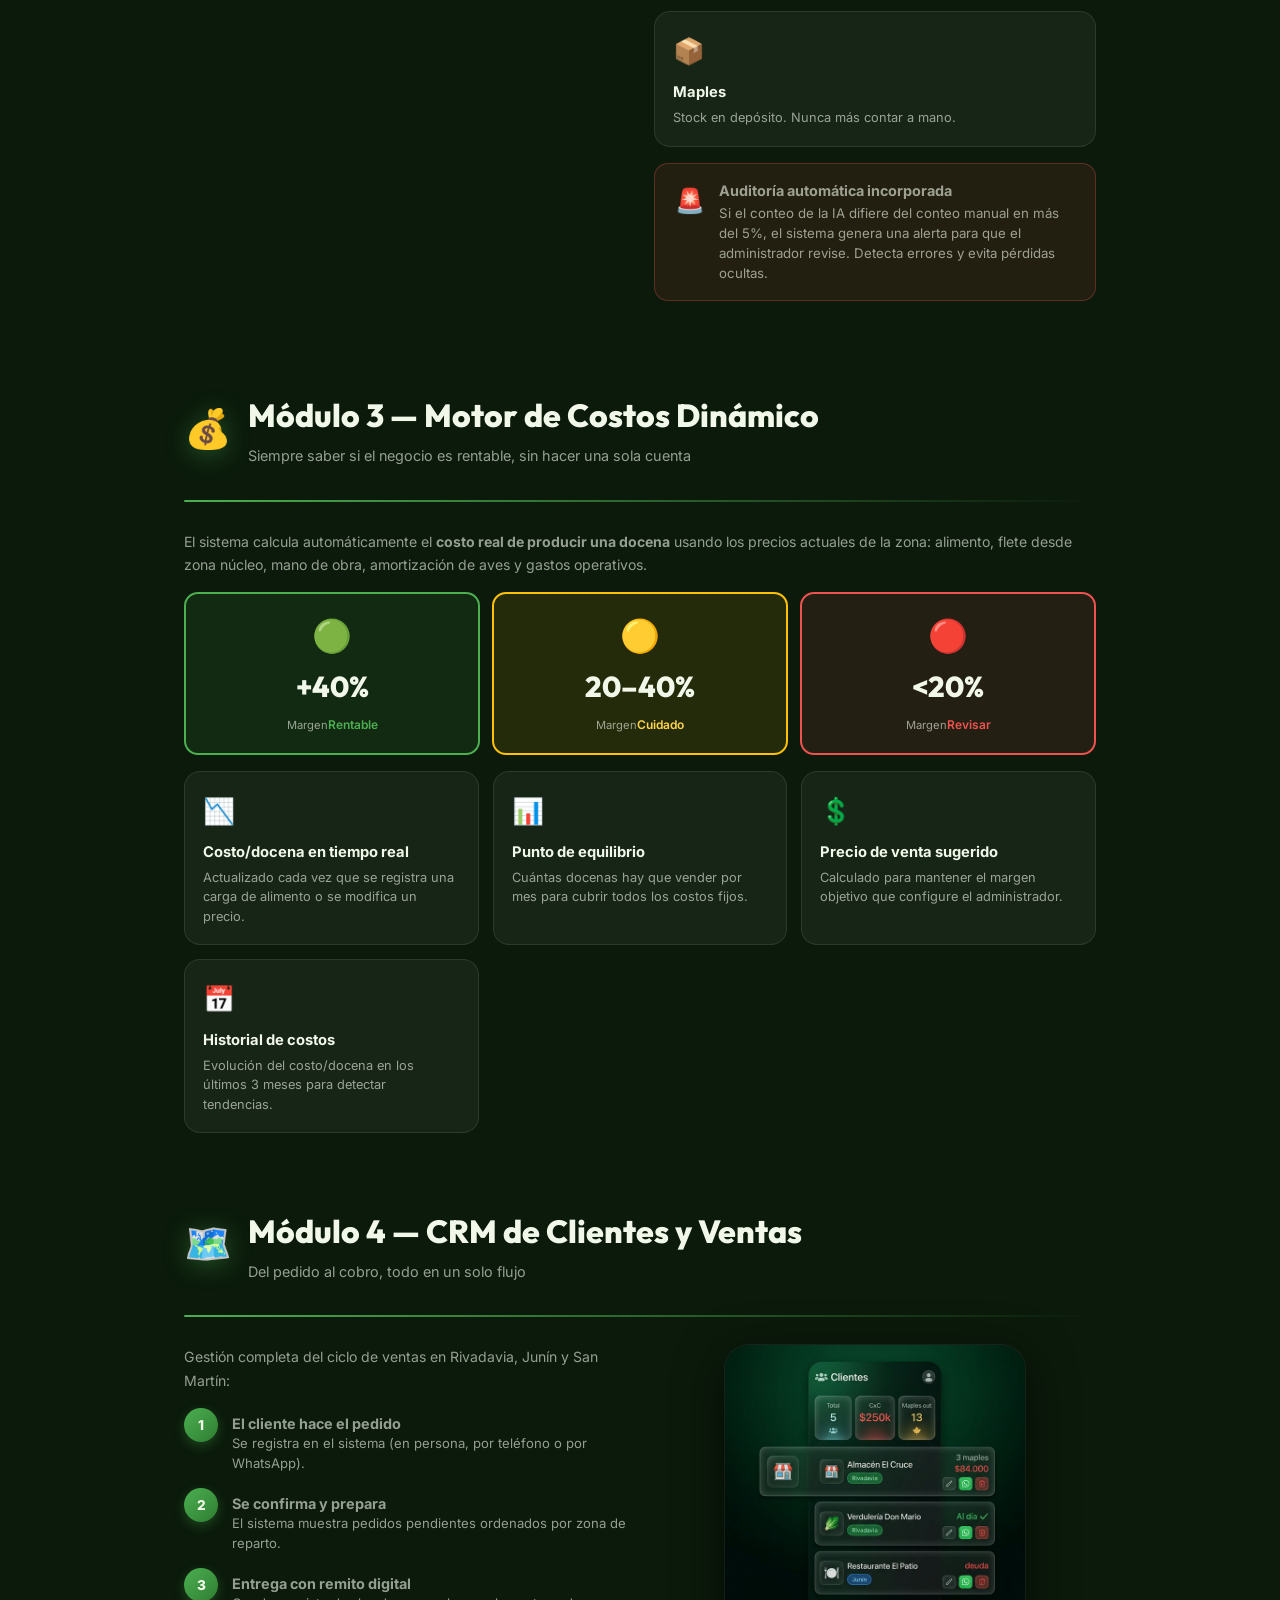
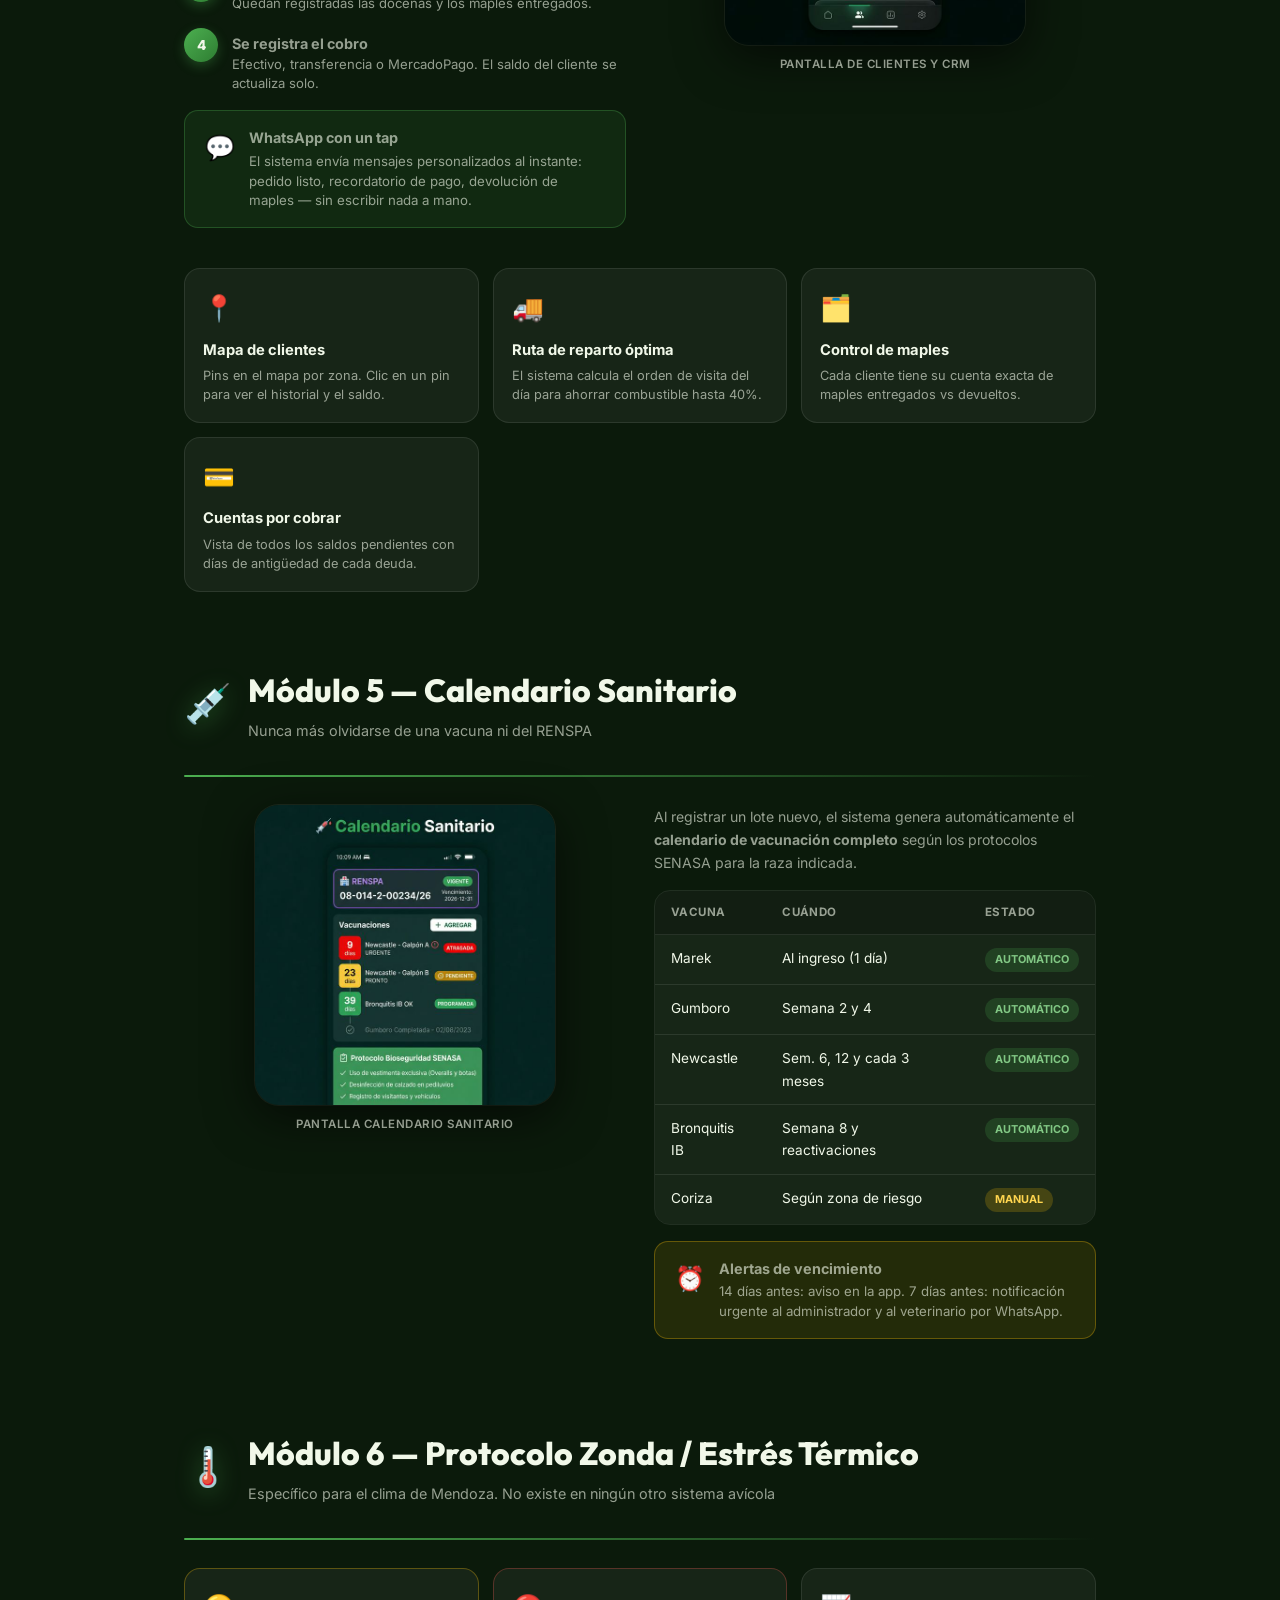
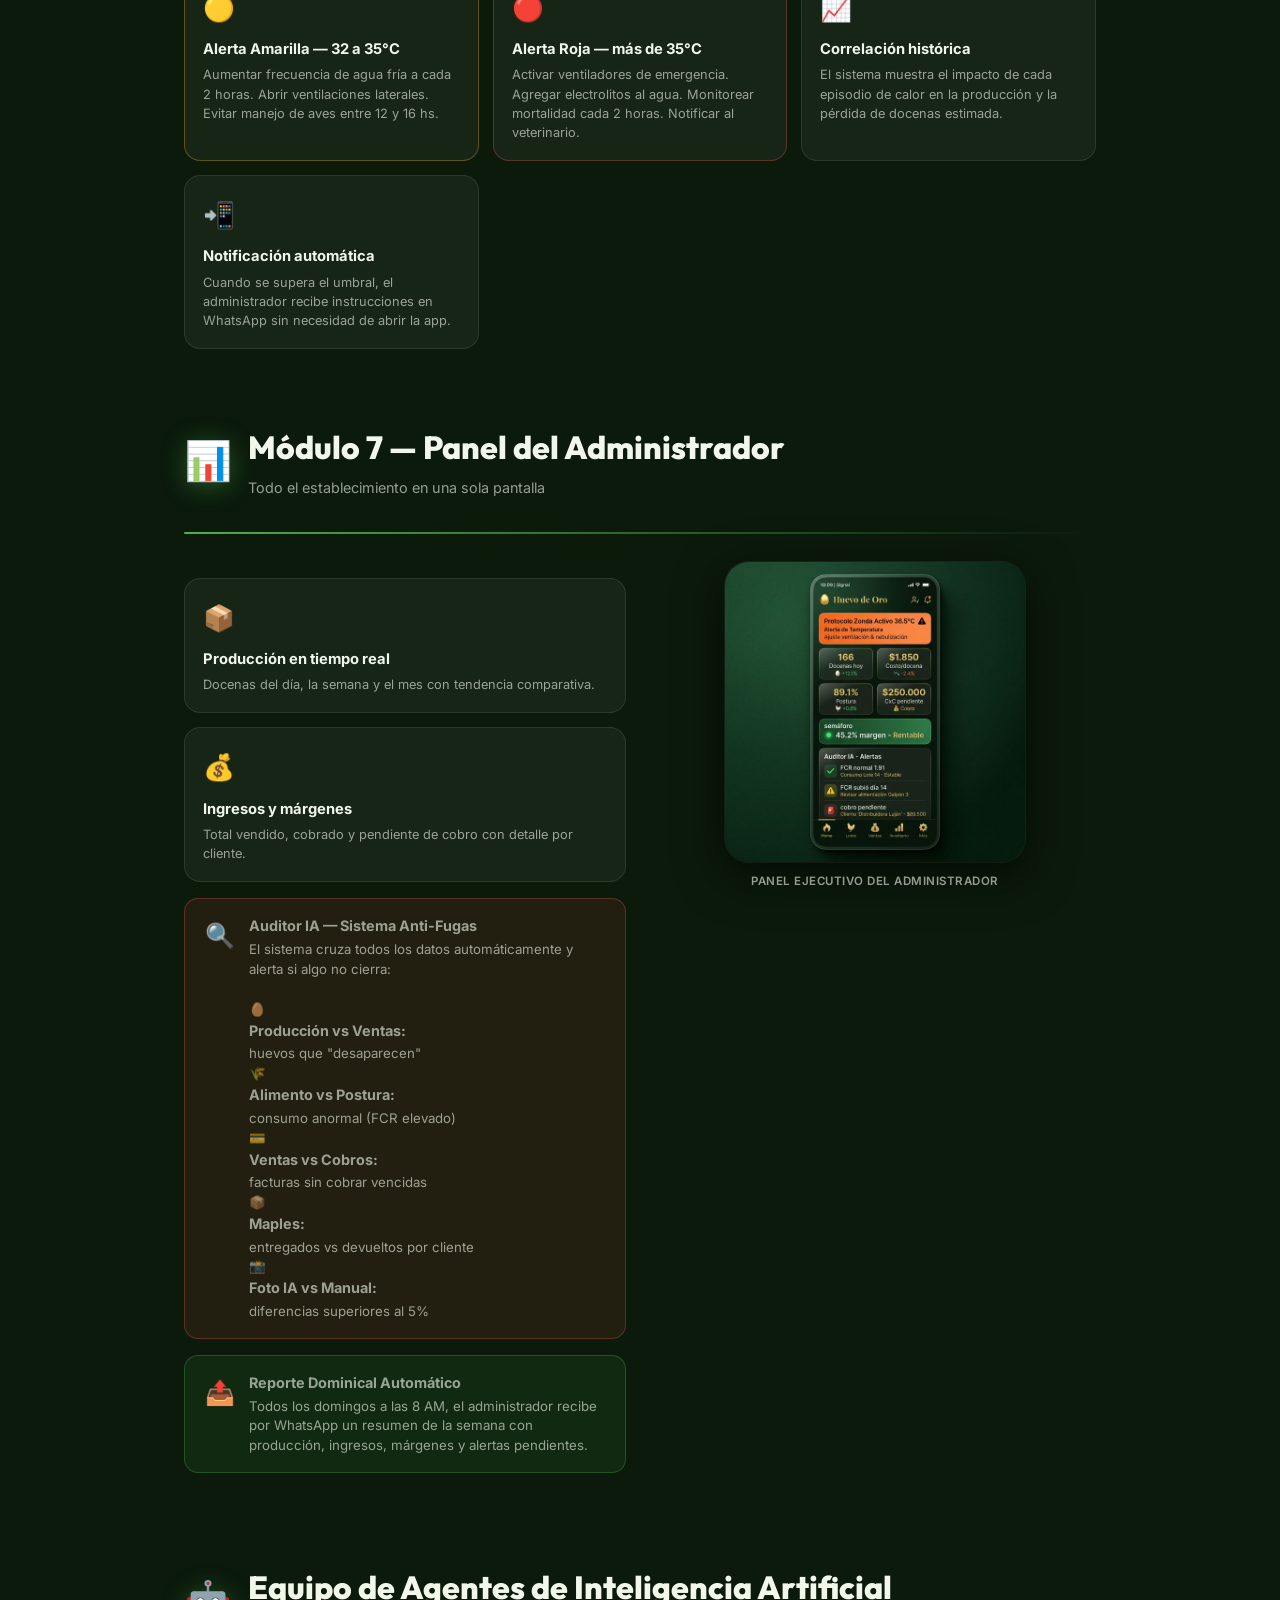
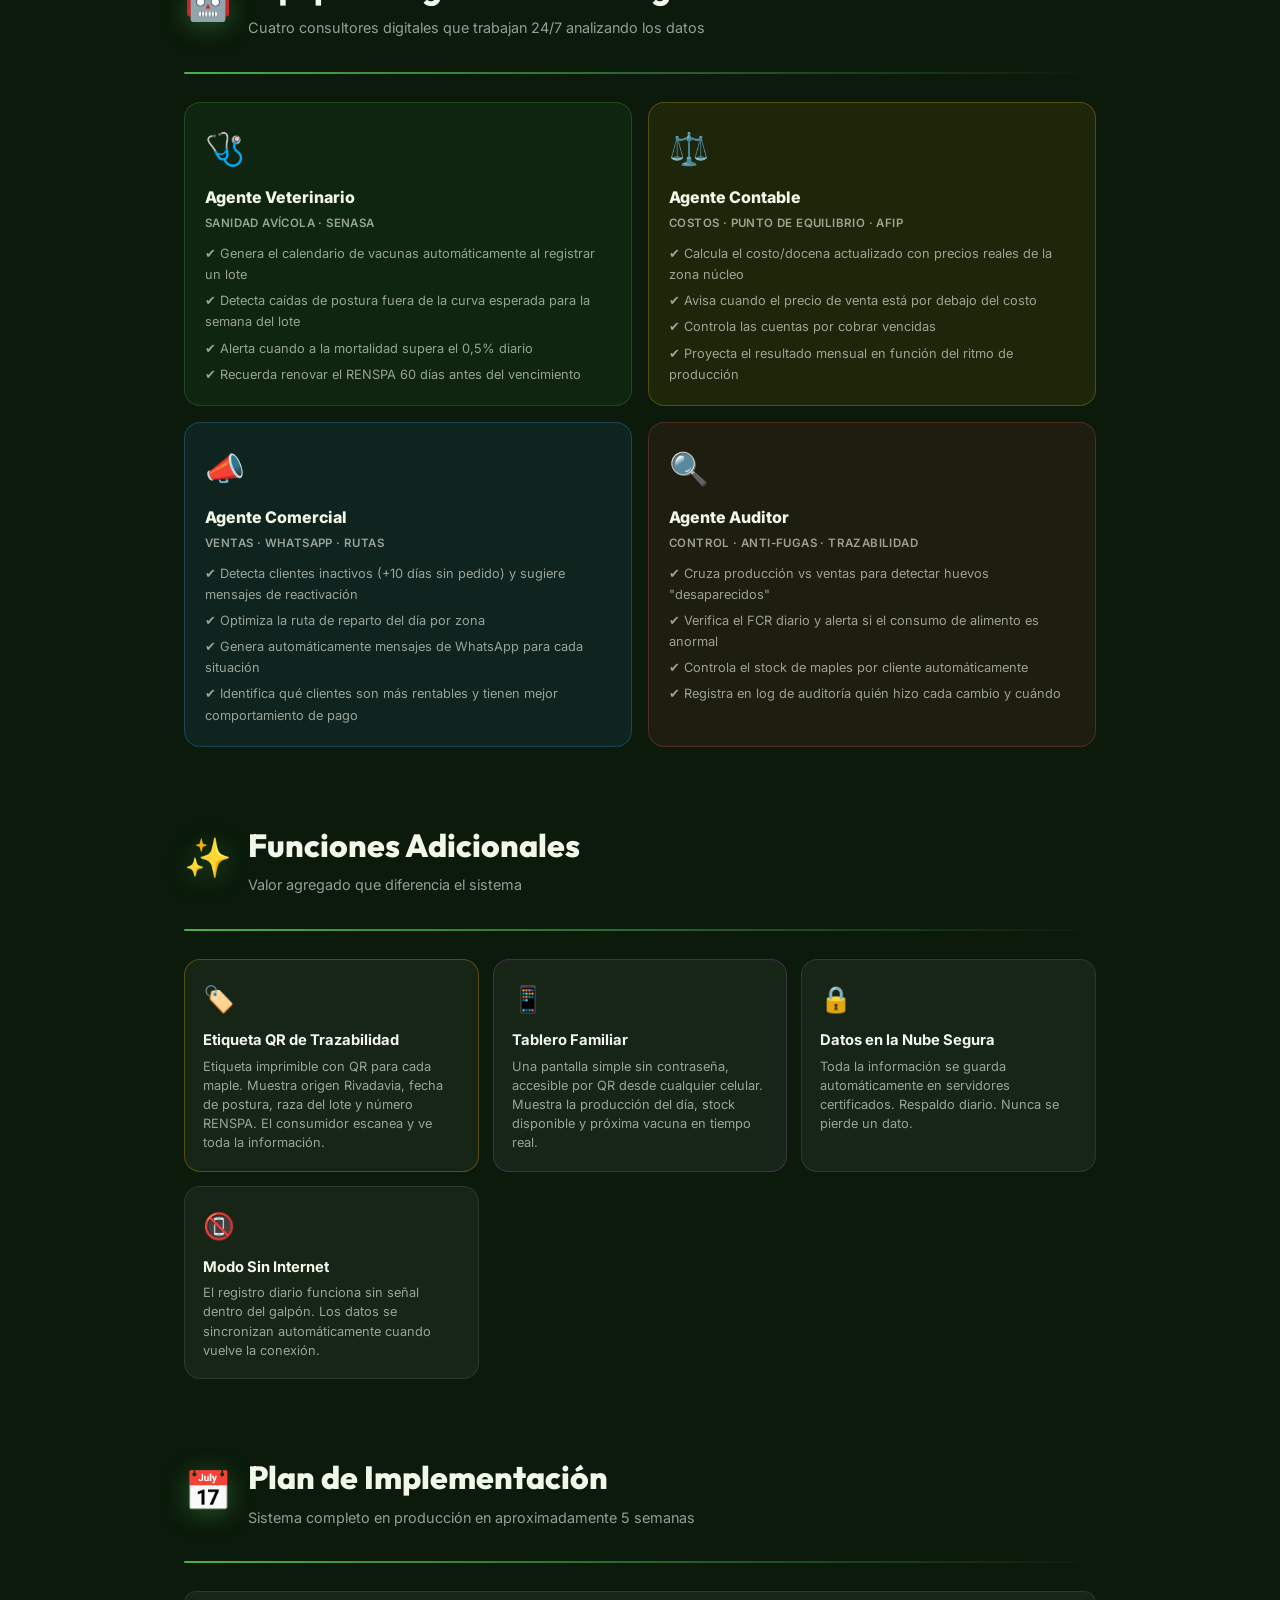
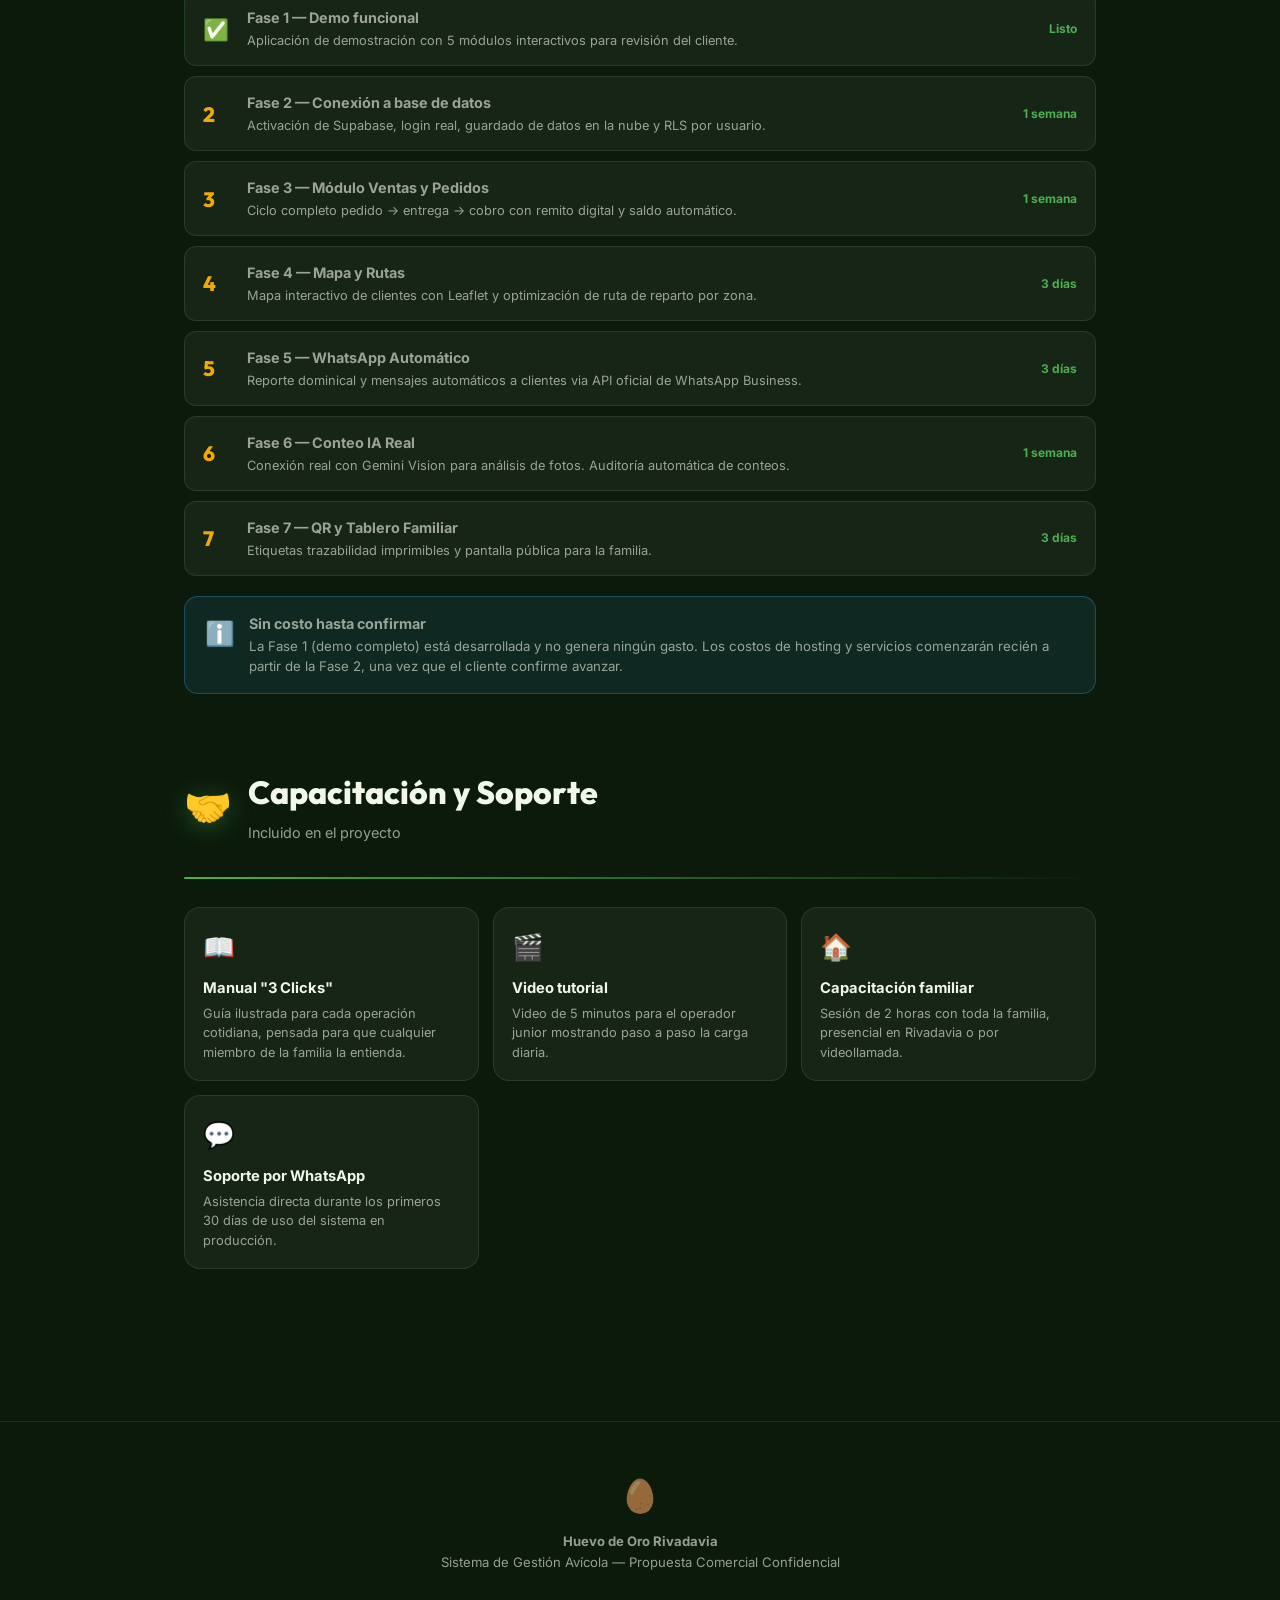
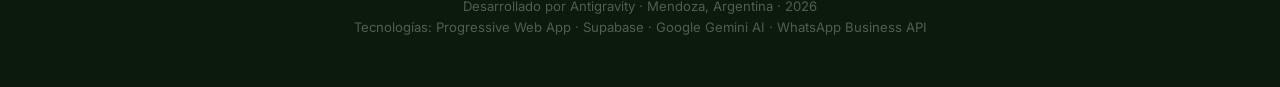
<file: demo para Mario/docs/manual_cliente.html>
<!DOCTYPE html>
<html lang="es">
<head>
<meta charset="UTF-8">
<meta name="viewport" content="width=device-width,initial-scale=1">
<title>Huevo de Oro Rivadavia — Manual del Sistema</title>
<link href="https://fonts.googleapis.com/css2?family=Inter:wght@400;500;600;700;800&family=Outfit:wght@700;800&display=swap" rel="stylesheet">
<style>
:root{--vd:#0b1a0b;--vm:#142e14;--va:#4caf50;--do:#f4a900;--dc:#ffd54f;--tx:#f1f8e9;--ts:rgba(241,248,233,.6);--bg:rgba(255,255,255,.05);--bd:rgba(255,255,255,.09);--rd:#ef5350;--or:#ff7043;--mo:#ab47bc}
*{box-sizing:border-box;margin:0;padding:0}
body{font-family:'Inter',sans-serif;background:var(--vd);color:var(--tx);line-height:1.65}
a{color:var(--va);text-decoration:none}

/* PORTADA */
.portada{min-height:100vh;background:linear-gradient(160deg,#0b1f0b 0%,#142a14 50%,#1a3a0d 100%);display:flex;flex-direction:column;align-items:center;justify-content:center;text-align:center;padding:48px 24px;position:relative;overflow:hidden}
.portada::before{content:'🐔';position:absolute;font-size:320px;opacity:.04;bottom:-40px;right:-40px;transform:rotate(-10deg)}
.portada-logo{font-size:88px;filter:drop-shadow(0 8px 32px rgba(244,169,0,.6));margin-bottom:16px;animation:pulse 3s infinite}
.portada h1{font-family:'Outfit',sans-serif;font-size:clamp(2rem,6vw,3.5rem);font-weight:800;color:var(--do);letter-spacing:-1px;line-height:1.1}
.portada h2{font-size:clamp(1rem,3vw,1.4rem);font-weight:400;color:var(--ts);margin-top:12px}
.portada-divider{width:80px;height:3px;background:linear-gradient(90deg,var(--va),var(--do));border-radius:99px;margin:28px auto}
.portada-sub{font-size:.95rem;color:var(--ts);max-width:560px}
.portada-chips{display:flex;flex-wrap:wrap;gap:10px;justify-content:center;margin-top:24px}
.portada-chip{background:rgba(255,255,255,.07);border:1px solid var(--bd);border-radius:99px;padding:6px 16px;font-size:.8rem;font-weight:600;color:var(--ts)}
.portada-footer{position:absolute;bottom:24px;font-size:.75rem;color:var(--ts);opacity:.5}

/* NAVEGACIÓN STICKY */
.nav-manual{position:sticky;top:0;z-index:100;background:rgba(11,26,11,.95);backdrop-filter:blur(16px);border-bottom:1px solid var(--bd);padding:0 24px;display:flex;gap:0;overflow-x:auto;-webkit-overflow-scrolling:touch}
.nav-manual a{padding:14px 16px;font-size:.78rem;font-weight:600;color:var(--ts);white-space:nowrap;transition:color .2s;border-bottom:2px solid transparent}
.nav-manual a:hover{color:var(--va);border-bottom-color:var(--va)}
::-webkit-scrollbar{height:3px;width:0}
::-webkit-scrollbar-thumb{background:var(--va);border-radius:99px}

/* CONTENIDO */
.contenido{max-width:960px;margin:0 auto;padding:48px 24px 80px}

/* SECCIONES */
.seccion{margin-bottom:72px;scroll-margin-top:60px}
.seccion-header{display:flex;align-items:center;gap:16px;margin-bottom:32px}
.seccion-icono{font-size:2.4rem;filter:drop-shadow(0 4px 12px rgba(76,175,80,.4))}
.seccion-titulo{font-family:'Outfit',sans-serif;font-size:clamp(1.5rem,4vw,2rem);font-weight:800;color:var(--tx)}
.seccion-subtitulo{font-size:.9rem;color:var(--ts);margin-top:2px}
.seccion-divider{height:2px;background:linear-gradient(90deg,var(--va),transparent);border-radius:99px;margin-bottom:28px}

/* MÓDULO LAYOUT — dos columnas */
.modulo-layout{display:grid;grid-template-columns:1fr 1fr;gap:28px;align-items:start}
.modulo-layout.reverse{direction:rtl}
.modulo-layout.reverse > *{direction:ltr}
@media(max-width:720px){.modulo-layout,.modulo-layout.reverse{grid-template-columns:1fr}}

/* CAPTURA DE PANTALLA */
.captura-wrap{position:relative}
.captura-img{width:100%;max-width:300px;border-radius:24px;box-shadow:0 12px 48px rgba(0,0,0,.6),0 0 0 1px rgba(255,255,255,.08);display:block;margin:0 auto}
.captura-label{text-align:center;font-size:.72rem;color:var(--ts);margin-top:10px;font-weight:600;text-transform:uppercase;letter-spacing:.5px}

/* CARDS DE FUNCIONES */
.func-grid{display:grid;grid-template-columns:repeat(auto-fit,minmax(220px,1fr));gap:14px;margin-top:16px}
.func-card{background:var(--bg);border:1px solid var(--bd);border-radius:16px;padding:18px;transition:background .2s}
.func-card:hover{background:rgba(255,255,255,.08)}
.func-icono{font-size:1.6rem;margin-bottom:8px}
.func-titulo{font-weight:700;font-size:.92rem;margin-bottom:4px}
.func-desc{font-size:.8rem;color:var(--ts);line-height:1.5}

/* TABLA */
.tabla-wrap{overflow-x:auto;border-radius:16px;border:1px solid var(--bd)}
table{width:100%;border-collapse:collapse;background:var(--bg)}
th{font-size:.72rem;font-weight:700;text-transform:uppercase;letter-spacing:.4px;color:var(--ts);padding:12px 16px;text-align:left;background:rgba(0,0,0,.2)}
td{font-size:.85rem;padding:12px 16px;border-top:1px solid var(--bd);vertical-align:top}
tr:hover td{background:rgba(255,255,255,.03)}

/* CHIPS */
.chip{display:inline-block;font-size:.68rem;font-weight:700;padding:3px 10px;border-radius:99px;text-transform:uppercase}
.chip.v{background:rgba(76,175,80,.2);color:#81c784}
.chip.a{background:rgba(255,193,7,.2);color:#ffd54f}
.chip.r{background:rgba(239,83,80,.2);color:#ef9a9a}
.chip.b{background:rgba(66,165,245,.2);color:#90caf9}
.chip.p{background:rgba(171,71,188,.2);color:#ce93d8}

/* ALERTA */
.alerta{border-radius:14px;padding:16px 20px;display:flex;gap:14px;align-items:flex-start;margin:16px 0}
.alerta.v{background:rgba(76,175,80,.1);border:1px solid rgba(76,175,80,.3)}
.alerta.a{background:rgba(255,193,7,.1);border:1px solid rgba(255,193,7,.3)}
.alerta.r{background:rgba(239,83,80,.1);border:1px solid rgba(239,83,80,.3)}
.alerta.i{background:rgba(66,165,245,.1);border:1px solid rgba(66,165,245,.3)}
.alerta-icono{font-size:1.5rem;flex-shrink:0;margin-top:1px}
.alerta-texto b{display:block;font-weight:700;margin-bottom:3px;font-size:.9rem}
.alerta-texto{font-size:.83rem;color:var(--ts);line-height:1.5}

/* PASO A PASO */
.pasos{display:flex;flex-direction:column;gap:14px;margin-top:16px}
.paso{display:flex;gap:14px;align-items:flex-start}
.paso-num{width:34px;height:34px;border-radius:50%;background:linear-gradient(135deg,var(--va),#2e7d32);display:flex;align-items:center;justify-content:center;font-weight:800;font-size:.85rem;flex-shrink:0;box-shadow:0 4px 12px rgba(76,175,80,.3)}
.paso-contenido b{display:block;font-weight:700;font-size:.9rem}
.paso-contenido{font-size:.82rem;color:var(--ts);line-height:1.5;padding-top:5px}

/* SEMÁFORO */
.semaforos{display:grid;grid-template-columns:1fr 1fr 1fr;gap:12px;margin:16px 0}
.sem{border-radius:14px;padding:16px;text-align:center;border:2px solid}
.sem.g{background:rgba(76,175,80,.1);border-color:var(--va)}
.sem.a{background:rgba(255,193,7,.1);border-color:#ffc107}
.sem.r{background:rgba(239,83,80,.1);border-color:var(--rd)}
.sem .sv{font-family:'Outfit',sans-serif;font-size:1.8rem;font-weight:800;display:block}
.sem .sl{font-size:.7rem;color:var(--ts);margin-top:4px}
.sem .sr{font-size:.75rem;font-weight:600;margin-top:3px}

/* AGENTES */
.agentes-grid{display:grid;grid-template-columns:1fr 1fr;gap:16px;margin-top:16px}
@media(max-width:600px){.agentes-grid{grid-template-columns:1fr}}
.agente-card{border-radius:16px;padding:20px;border:1px solid}
.agente-card.vet{background:rgba(76,175,80,.08);border-color:rgba(76,175,80,.25)}
.agente-card.cont{background:rgba(255,193,7,.08);border-color:rgba(255,193,7,.25)}
.agente-card.grow{background:rgba(66,165,245,.08);border-color:rgba(66,165,245,.25)}
.agente-card.aud{background:rgba(239,83,80,.08);border-color:rgba(239,83,80,.25)}
.agente-nombre{font-weight:800;font-size:1rem;margin:8px 0 4px}
.agente-rol{font-size:.72rem;color:var(--ts);font-weight:600;text-transform:uppercase;letter-spacing:.4px;margin-bottom:10px}
.agente-items{list-style:none;display:flex;flex-direction:column;gap:5px}
.agente-items li{font-size:.8rem;color:var(--ts);display:flex;gap:8px;align-items:flex-start}

/* PLAN */
.plan-fases{display:flex;flex-direction:column;gap:10px}
.fase{display:flex;gap:16px;align-items:center;padding:14px 18px;background:var(--bg);border:1px solid var(--bd);border-radius:12px}
.fase-num{font-family:'Outfit',sans-serif;font-size:1.3rem;font-weight:800;color:var(--do);min-width:28px}
.fase-info b{display:block;font-weight:700;font-size:.9rem}
.fase-info{font-size:.8rem;color:var(--ts)}
.fase-tiempo{margin-left:auto;font-size:.75rem;font-weight:700;color:var(--va);white-space:nowrap}
.fase.hecho .fase-num{color:var(--va)}
.fase.hecho{border-color:rgba(76,175,80,.2)}

/* FOOTER */
.footer-doc{text-align:center;padding:48px 24px;border-top:1px solid var(--bd);color:var(--ts);font-size:.82rem}
.footer-doc .logo{font-size:2rem;display:block;margin-bottom:8px}

/* ANIMACIONES */
@keyframes pulse{0%,100%{transform:scale(1)}50%{transform:scale(1.04)}}
</style>
</head>
<body>

<!-- PORTADA -->
<section class="portada">
  <div class="portada-logo">🥚</div>
  <h1>Huevo de Oro<br>Rivadavia</h1>
  <h2>Sistema de Gestión Avícola — Propuesta Completa</h2>
  <div class="portada-divider"></div>
  <p class="portada-sub">Una solución digital integral para transformar su establecimiento familiar en una operación de alta eficiencia, con inteligencia artificial aplicada a la producción avícola de Mendoza.</p>
  <div class="portada-chips">
    <span class="portada-chip">📍 Rivadavia, Mendoza</span>
    <span class="portada-chip">🐔 Gallinas Ponedoras</span>
    <span class="portada-chip">🤖 Inteligencia Artificial</span>
    <span class="portada-chip">📱 App en el celular</span>
    <span class="portada-chip">🔒 Sin costo hasta confirmar</span>
  </div>
  <p class="portada-footer">Desarrollado por Antigravity · Mendoza, Argentina · 2026</p>
</section>

<!-- NAVEGACIÓN -->
<nav class="nav-manual">
  <a href="#perfiles">👥 Perfiles</a>
  <a href="#registro">📝 Registro</a>
  <a href="#conteo">📸 Conteo IA</a>
  <a href="#costos">💰 Costos</a>
  <a href="#clientes">🗺️ Clientes</a>
  <a href="#sanitario">💉 Sanidad</a>
  <a href="#zonda">🌡️ Zonda</a>
  <a href="#panel">📊 Panel Admin</a>
  <a href="#agentes">🤖 Agentes IA</a>
  <a href="#plan">📅 Plan</a>
</nav>

<main class="contenido">

  <!-- INTRO -->
  <section class="seccion" id="intro">
    <div class="alerta i">
      <span class="alerta-icono">💡</span>
      <div class="alerta-texto">
        <b>¿Qué es este sistema?</b>
        Una aplicación que funciona en el celular sin necesidad de instalar nada. Permite gestionar toda la operación avícola — producción diaria, costos, clientes, vacunas y cobros — en un solo lugar, con datos en tiempo real. <b>Funciona sin internet</b> dentro del galpón y se sincroniza automáticamente cuando vuelve la señal.
      </div>
    </div>
  </section>

  <!-- PERFILES -->
  <section class="seccion" id="perfiles">
    <div class="seccion-header">
      <span class="seccion-icono">👥</span>
      <div>
        <div class="seccion-titulo">Perfiles de Usuario</div>
        <div class="seccion-subtitulo">Cada miembro de la familia tiene su acceso personalizado</div>
      </div>
    </div>
    <div class="seccion-divider"></div>
    <div class="tabla-wrap">
      <table>
        <thead><tr><th>Perfil</th><th>¿Quién lo usa?</th><th>¿Qué puede hacer?</th></tr></thead>
        <tbody>
          <tr><td><b>Administrador</b> <span class="chip v">Admin</span></td><td>Padre / dueño del establecimiento</td><td>Acceso total: reportes, costos, precios, cobranzas, configuración</td></tr>
          <tr><td><b>Operador</b> <span class="chip b">Operador</span></td><td>Encargado adulto</td><td>Registro de campo, ventas, gestión de clientes y pedidos</td></tr>
          <tr><td><b>Junior</b> <span class="chip a">Junior</span></td><td>Hijo adolescente</td><td>Solo carga los datos del día: huevos, alimento y mortalidad</td></tr>
        </tbody>
      </table>
    </div>
  </section>

  <!-- REGISTRO DIARIO -->
  <section class="seccion" id="registro">
    <div class="seccion-header">
      <span class="seccion-icono">📝</span>
      <div>
        <div class="seccion-titulo">Módulo 1 — Registro de Campo</div>
        <div class="seccion-subtitulo">El corazón del sistema. Se usa todos los días en el galpón</div>
      </div>
    </div>
    <div class="seccion-divider"></div>
    <div class="modulo-layout">
      <div>
        <p style="font-size:.88rem;color:var(--ts);margin-bottom:16px">Un formulario de <b>3 pasos simples</b>, diseñado para usar con una mano y sin equivocarse. En menos de 2 minutos queda registrado el día completo.</p>
        <div class="pasos">
          <div class="paso"><div class="paso-num">1</div><div class="paso-contenido"><b>Elegís el galpón</b>Galpón A o Galpón B, con un tap.</div></div>
          <div class="paso"><div class="paso-num">2</div><div class="paso-contenido"><b>Cargás los números</b>Huevos producidos, mortalidad, alimento en kg, agua, temperatura del día.</div></div>
          <div class="paso"><div class="paso-num">3</div><div class="paso-contenido"><b>Confirmás</b>Un tap y listo. El sistema calcula el FCR automáticamente y avisa si algo está fuera de lo normal.</div></div>
        </div>
        <div class="alerta r" style="margin-top:16px">
          <span class="alerta-icono">🔴</span>
          <div class="alerta-texto"><b>Alerta automática</b>Si la postura cae más del 10% respecto al día anterior, el administrador recibe una notificación al instante.</div>
        </div>
      </div>
      <div class="captura-wrap">
        <img src="img_registros.png" alt="Pantalla de Registros" class="captura-img">
        <p class="captura-label">Pantalla de Registros Diarios</p>
      </div>
    </div>
    <div class="func-grid" style="margin-top:24px">
      <div class="func-card"><div class="func-icono">🥚</div><div class="func-titulo">Huevos producidos</div><div class="func-desc">Total del día diferenciando producción completa, rotos y descarte.</div></div>
      <div class="func-card"><div class="func-icono">🌾</div><div class="func-titulo">Alimento en kg</div><div class="func-desc">Consumo diario de balanceado. El sistema calcula el FCR automáticamente.</div></div>
      <div class="func-card"><div class="func-icono">💧</div><div class="func-titulo">Agua en litros</div><div class="func-desc">Control de consumo de agua, clave para detectar anomalías sanitarias.</div></div>
      <div class="func-card"><div class="func-icono">🌡️</div><div class="func-titulo">Temperatura máxima</div><div class="func-desc">Si supera 32°C, activa automáticamente el Protocolo Zonda.</div></div>
    </div>
  </section>

  <!-- CONTEO IA -->
  <section class="seccion" id="conteo">
    <div class="seccion-header">
      <span class="seccion-icono">📸</span>
      <div>
        <div class="seccion-titulo">Módulo 2 — Conteo por Fotografía IA</div>
        <div class="seccion-subtitulo">La función más innovadora. Única en el mercado avícola regional</div>
      </div>
    </div>
    <div class="seccion-divider"></div>
    <div class="modulo-layout reverse">
      <div>
        <div class="alerta i">
          <span class="alerta-icono">🤖</span>
          <div class="alerta-texto"><b>Inteligencia Artificial (Gemini Vision)</b>El operador saca una foto con el celular y la IA analiza la imagen y cuenta automáticamente lo que hay en ella en menos de 3 segundos.</div>
        </div>
        <div class="func-grid" style="margin-top:16px">
          <div class="func-card"><div class="func-icono">🥚</div><div class="func-titulo">Huevos</div><div class="func-desc">En cinta transportadora o en el nidal antes de recolectar.</div></div>
          <div class="func-card"><div class="func-icono">🐔</div><div class="func-titulo">Gallinas</div><div class="func-desc">Censo rápido del lote para verificar bajas.</div></div>
          <div class="func-card"><div class="func-icono">📦</div><div class="func-titulo">Maples</div><div class="func-desc">Stock en depósito. Nunca más contar a mano.</div></div>
        </div>
        <div class="alerta r" style="margin-top:16px">
          <span class="alerta-icono">🚨</span>
          <div class="alerta-texto"><b>Auditoría automática incorporada</b>Si el conteo de la IA difiere del conteo manual en más del 5%, el sistema genera una alerta para que el administrador revise. Detecta errores y evita pérdidas ocultas.</div>
        </div>
      </div>
      <div class="captura-wrap">
        <img src="img_conteo.png" alt="Pantalla de Conteo IA" class="captura-img">
        <p class="captura-label">Pantalla de Conteo por Fotografía IA</p>
      </div>
    </div>
  </section>

  <!-- COSTOS -->
  <section class="seccion" id="costos">
    <div class="seccion-header">
      <span class="seccion-icono">💰</span>
      <div>
        <div class="seccion-titulo">Módulo 3 — Motor de Costos Dinámico</div>
        <div class="seccion-subtitulo">Siempre saber si el negocio es rentable, sin hacer una sola cuenta</div>
      </div>
    </div>
    <div class="seccion-divider"></div>
    <p style="font-size:.88rem;color:var(--ts);margin-bottom:16px">El sistema calcula automáticamente el <b>costo real de producir una docena</b> usando los precios actuales de la zona: alimento, flete desde zona núcleo, mano de obra, amortización de aves y gastos operativos.</p>
    <div class="semaforos">
      <div class="sem g"><span style="font-size:2rem">🟢</span><span class="sv">+40%</span><span class="sl">Margen</span><span class="sr" style="color:var(--va)">Rentable</span></div>
      <div class="sem a"><span style="font-size:2rem">🟡</span><span class="sv">20–40%</span><span class="sl">Margen</span><span class="sr" style="color:#ffd54f">Cuidado</span></div>
      <div class="sem r"><span style="font-size:2rem">🔴</span><span class="sv">&lt;20%</span><span class="sl">Margen</span><span class="sr" style="color:var(--rd)">Revisar</span></div>
    </div>
    <div class="func-grid" style="margin-top:16px">
      <div class="func-card"><div class="func-icono">📉</div><div class="func-titulo">Costo/docena en tiempo real</div><div class="func-desc">Actualizado cada vez que se registra una carga de alimento o se modifica un precio.</div></div>
      <div class="func-card"><div class="func-icono">📊</div><div class="func-titulo">Punto de equilibrio</div><div class="func-desc">Cuántas docenas hay que vender por mes para cubrir todos los costos fijos.</div></div>
      <div class="func-card"><div class="func-icono">💲</div><div class="func-titulo">Precio de venta sugerido</div><div class="func-desc">Calculado para mantener el margen objetivo que configure el administrador.</div></div>
      <div class="func-card"><div class="func-icono">📅</div><div class="func-titulo">Historial de costos</div><div class="func-desc">Evolución del costo/docena en los últimos 3 meses para detectar tendencias.</div></div>
    </div>
  </section>

  <!-- CLIENTES -->
  <section class="seccion" id="clientes">
    <div class="seccion-header">
      <span class="seccion-icono">🗺️</span>
      <div>
        <div class="seccion-titulo">Módulo 4 — CRM de Clientes y Ventas</div>
        <div class="seccion-subtitulo">Del pedido al cobro, todo en un solo flujo</div>
      </div>
    </div>
    <div class="seccion-divider"></div>
    <div class="modulo-layout">
      <div>
        <p style="font-size:.88rem;color:var(--ts);margin-bottom:16px">Gestión completa del ciclo de ventas en Rivadavia, Junín y San Martín:</p>
        <div class="pasos">
          <div class="paso"><div class="paso-num">1</div><div class="paso-contenido"><b>El cliente hace el pedido</b>Se registra en el sistema (en persona, por teléfono o por WhatsApp).</div></div>
          <div class="paso"><div class="paso-num">2</div><div class="paso-contenido"><b>Se confirma y prepara</b>El sistema muestra pedidos pendientes ordenados por zona de reparto.</div></div>
          <div class="paso"><div class="paso-num">3</div><div class="paso-contenido"><b>Entrega con remito digital</b>Quedan registradas las docenas y los maples entregados.</div></div>
          <div class="paso"><div class="paso-num">4</div><div class="paso-contenido"><b>Se registra el cobro</b>Efectivo, transferencia o MercadoPago. El saldo del cliente se actualiza solo.</div></div>
        </div>
        <div class="alerta v" style="margin-top:16px">
          <span class="alerta-icono">💬</span>
          <div class="alerta-texto"><b>WhatsApp con un tap</b>El sistema envía mensajes personalizados al instante: pedido listo, recordatorio de pago, devolución de maples — sin escribir nada a mano.</div>
        </div>
      </div>
      <div class="captura-wrap">
        <img src="img_clientes.png" alt="Pantalla de Clientes" class="captura-img">
        <p class="captura-label">Pantalla de Clientes y CRM</p>
      </div>
    </div>
    <div class="func-grid" style="margin-top:24px">
      <div class="func-card"><div class="func-icono">📍</div><div class="func-titulo">Mapa de clientes</div><div class="func-desc">Pins en el mapa por zona. Clic en un pin para ver el historial y el saldo.</div></div>
      <div class="func-card"><div class="func-icono">🚚</div><div class="func-titulo">Ruta de reparto óptima</div><div class="func-desc">El sistema calcula el orden de visita del día para ahorrar combustible hasta 40%.</div></div>
      <div class="func-card"><div class="func-icono">🗂️</div><div class="func-titulo">Control de maples</div><div class="func-desc">Cada cliente tiene su cuenta exacta de maples entregados vs devueltos.</div></div>
      <div class="func-card"><div class="func-icono">💳</div><div class="func-titulo">Cuentas por cobrar</div><div class="func-desc">Vista de todos los saldos pendientes con días de antigüedad de cada deuda.</div></div>
    </div>
  </section>

  <!-- SANITARIO -->
  <section class="seccion" id="sanitario">
    <div class="seccion-header">
      <span class="seccion-icono">💉</span>
      <div>
        <div class="seccion-titulo">Módulo 5 — Calendario Sanitario</div>
        <div class="seccion-subtitulo">Nunca más olvidarse de una vacuna ni del RENSPA</div>
      </div>
    </div>
    <div class="seccion-divider"></div>
    <div class="modulo-layout reverse">
      <div>
        <p style="font-size:.88rem;color:var(--ts);margin-bottom:16px">Al registrar un lote nuevo, el sistema genera automáticamente el <b>calendario de vacunación completo</b> según los protocolos SENASA para la raza indicada.</p>
        <div class="tabla-wrap">
          <table>
            <thead><tr><th>Vacuna</th><th>Cuándo</th><th>Estado</th></tr></thead>
            <tbody>
              <tr><td>Marek</td><td>Al ingreso (1 día)</td><td><span class="chip v">Automático</span></td></tr>
              <tr><td>Gumboro</td><td>Semana 2 y 4</td><td><span class="chip v">Automático</span></td></tr>
              <tr><td>Newcastle</td><td>Sem. 6, 12 y cada 3 meses</td><td><span class="chip v">Automático</span></td></tr>
              <tr><td>Bronquitis IB</td><td>Semana 8 y reactivaciones</td><td><span class="chip v">Automático</span></td></tr>
              <tr><td>Coriza</td><td>Según zona de riesgo</td><td><span class="chip a">Manual</span></td></tr>
            </tbody>
          </table>
        </div>
        <div class="alerta a" style="margin-top:16px">
          <span class="alerta-icono">⏰</span>
          <div class="alerta-texto"><b>Alertas de vencimiento</b>14 días antes: aviso en la app. 7 días antes: notificación urgente al administrador y al veterinario por WhatsApp.</div>
        </div>
      </div>
      <div class="captura-wrap">
        <img src="img_sanitario.png" alt="Pantalla Sanitario" class="captura-img">
        <p class="captura-label">Pantalla Calendario Sanitario</p>
      </div>
    </div>
  </section>

  <!-- ZONDA -->
  <section class="seccion" id="zonda">
    <div class="seccion-header">
      <span class="seccion-icono">🌡️</span>
      <div>
        <div class="seccion-titulo">Módulo 6 — Protocolo Zonda / Estrés Térmico</div>
        <div class="seccion-subtitulo">Específico para el clima de Mendoza. No existe en ningún otro sistema avícola</div>
      </div>
    </div>
    <div class="seccion-divider"></div>
    <div class="func-grid">
      <div class="func-card" style="border-color:rgba(255,193,7,.3)">
        <div class="func-icono">🟡</div>
        <div class="func-titulo">Alerta Amarilla — 32 a 35°C</div>
        <div class="func-desc">Aumentar frecuencia de agua fría a cada 2 horas. Abrir ventilaciones laterales. Evitar manejo de aves entre 12 y 16 hs.</div>
      </div>
      <div class="func-card" style="border-color:rgba(239,83,80,.3)">
        <div class="func-icono">🔴</div>
        <div class="func-titulo">Alerta Roja — más de 35°C</div>
        <div class="func-desc">Activar ventiladores de emergencia. Agregar electrolitos al agua. Monitorear mortalidad cada 2 horas. Notificar al veterinario.</div>
      </div>
      <div class="func-card">
        <div class="func-icono">📈</div>
        <div class="func-titulo">Correlación histórica</div>
        <div class="func-desc">El sistema muestra el impacto de cada episodio de calor en la producción y la pérdida de docenas estimada.</div>
      </div>
      <div class="func-card">
        <div class="func-icono">📲</div>
        <div class="func-titulo">Notificación automática</div>
        <div class="func-desc">Cuando se supera el umbral, el administrador recibe instrucciones en WhatsApp sin necesidad de abrir la app.</div>
      </div>
    </div>
  </section>

  <!-- PANEL ADMIN -->
  <section class="seccion" id="panel">
    <div class="seccion-header">
      <span class="seccion-icono">📊</span>
      <div>
        <div class="seccion-titulo">Módulo 7 — Panel del Administrador</div>
        <div class="seccion-subtitulo">Todo el establecimiento en una sola pantalla</div>
      </div>
    </div>
    <div class="seccion-divider"></div>
    <div class="modulo-layout">
      <div>
        <div class="func-grid">
          <div class="func-card"><div class="func-icono">📦</div><div class="func-titulo">Producción en tiempo real</div><div class="func-desc">Docenas del día, la semana y el mes con tendencia comparativa.</div></div>
          <div class="func-card"><div class="func-icono">💰</div><div class="func-titulo">Ingresos y márgenes</div><div class="func-desc">Total vendido, cobrado y pendiente de cobro con detalle por cliente.</div></div>
        </div>
        <div class="alerta r" style="margin-top:16px">
          <span class="alerta-icono">🔍</span>
          <div class="alerta-texto">
            <b>Auditor IA — Sistema Anti-Fugas</b>
            El sistema cruza todos los datos automáticamente y alerta si algo no cierra:<br><br>
            🥚 <b>Producción vs Ventas:</b> huevos que "desaparecen"<br>
            🌾 <b>Alimento vs Postura:</b> consumo anormal (FCR elevado)<br>
            💳 <b>Ventas vs Cobros:</b> facturas sin cobrar vencidas<br>
            📦 <b>Maples:</b> entregados vs devueltos por cliente<br>
            📸 <b>Foto IA vs Manual:</b> diferencias superiores al 5%
          </div>
        </div>
        <div class="alerta v" style="margin-top:12px">
          <span class="alerta-icono">📤</span>
          <div class="alerta-texto"><b>Reporte Dominical Automático</b>Todos los domingos a las 8 AM, el administrador recibe por WhatsApp un resumen de la semana con producción, ingresos, márgenes y alertas pendientes.</div>
        </div>
      </div>
      <div class="captura-wrap">
        <img src="img_dashboard.png" alt="Panel del Administrador" class="captura-img">
        <p class="captura-label">Panel Ejecutivo del Administrador</p>
      </div>
    </div>
  </section>

  <!-- AGENTES IA -->
  <section class="seccion" id="agentes">
    <div class="seccion-header">
      <span class="seccion-icono">🤖</span>
      <div>
        <div class="seccion-titulo">Equipo de Agentes de Inteligencia Artificial</div>
        <div class="seccion-subtitulo">Cuatro consultores digitales que trabajan 24/7 analizando los datos</div>
      </div>
    </div>
    <div class="seccion-divider"></div>
    <div class="agentes-grid">
      <div class="agente-card vet">
        <div style="font-size:2rem">🩺</div>
        <div class="agente-nombre">Agente Veterinario</div>
        <div class="agente-rol">Sanidad Avícola · SENASA</div>
        <ul class="agente-items">
          <li>✔ Genera el calendario de vacunas automáticamente al registrar un lote</li>
          <li>✔ Detecta caídas de postura fuera de la curva esperada para la semana del lote</li>
          <li>✔ Alerta cuando a la mortalidad supera el 0,5% diario</li>
          <li>✔ Recuerda renovar el RENSPA 60 días antes del vencimiento</li>
        </ul>
      </div>
      <div class="agente-card cont">
        <div style="font-size:2rem">⚖️</div>
        <div class="agente-nombre">Agente Contable</div>
        <div class="agente-rol">Costos · Punto de Equilibrio · AFIP</div>
        <ul class="agente-items">
          <li>✔ Calcula el costo/docena actualizado con precios reales de la zona núcleo</li>
          <li>✔ Avisa cuando el precio de venta está por debajo del costo</li>
          <li>✔ Controla las cuentas por cobrar vencidas</li>
          <li>✔ Proyecta el resultado mensual en función del ritmo de producción</li>
        </ul>
      </div>
      <div class="agente-card grow">
        <div style="font-size:2rem">📣</div>
        <div class="agente-nombre">Agente Comercial</div>
        <div class="agente-rol">Ventas · WhatsApp · Rutas</div>
        <ul class="agente-items">
          <li>✔ Detecta clientes inactivos (+10 días sin pedido) y sugiere mensajes de reactivación</li>
          <li>✔ Optimiza la ruta de reparto del día por zona</li>
          <li>✔ Genera automáticamente mensajes de WhatsApp para cada situación</li>
          <li>✔ Identifica qué clientes son más rentables y tienen mejor comportamiento de pago</li>
        </ul>
      </div>
      <div class="agente-card aud">
        <div style="font-size:2rem">🔍</div>
        <div class="agente-nombre">Agente Auditor</div>
        <div class="agente-rol">Control · Anti-Fugas · Trazabilidad</div>
        <ul class="agente-items">
          <li>✔ Cruza producción vs ventas para detectar huevos "desaparecidos"</li>
          <li>✔ Verifica el FCR diario y alerta si el consumo de alimento es anormal</li>
          <li>✔ Controla el stock de maples por cliente automáticamente</li>
          <li>✔ Registra en log de auditoría quién hizo cada cambio y cuándo</li>
        </ul>
      </div>
    </div>
  </section>

  <!-- FUNCIONES EXTRA -->
  <section class="seccion" id="extra">
    <div class="seccion-header">
      <span class="seccion-icono">✨</span>
      <div>
        <div class="seccion-titulo">Funciones Adicionales</div>
        <div class="seccion-subtitulo">Valor agregado que diferencia el sistema</div>
      </div>
    </div>
    <div class="seccion-divider"></div>
    <div class="func-grid">
      <div class="func-card" style="border-color:rgba(244,169,0,.3)">
        <div class="func-icono">🏷️</div>
        <div class="func-titulo">Etiqueta QR de Trazabilidad</div>
        <div class="func-desc">Etiqueta imprimible con QR para cada maple. Muestra origen Rivadavia, fecha de postura, raza del lote y número RENSPA. El consumidor escanea y ve toda la información.</div>
      </div>
      <div class="func-card" style="border-color:rgba(171,71,188,.3)">
        <div class="func-icono">📱</div>
        <div class="func-titulo">Tablero Familiar</div>
        <div class="func-desc">Una pantalla simple sin contraseña, accesible por QR desde cualquier celular. Muestra la producción del día, stock disponible y próxima vacuna en tiempo real.</div>
      </div>
      <div class="func-card">
        <div class="func-icono">🔒</div>
        <div class="func-titulo">Datos en la Nube Segura</div>
        <div class="func-desc">Toda la información se guarda automáticamente en servidores certificados. Respaldo diario. Nunca se pierde un dato.</div>
      </div>
      <div class="func-card">
        <div class="func-icono">📵</div>
        <div class="func-titulo">Modo Sin Internet</div>
        <div class="func-desc">El registro diario funciona sin señal dentro del galpón. Los datos se sincronizan automáticamente cuando vuelve la conexión.</div>
      </div>
    </div>
  </section>

  <!-- PLAN -->
  <section class="seccion" id="plan">
    <div class="seccion-header">
      <span class="seccion-icono">📅</span>
      <div>
        <div class="seccion-titulo">Plan de Implementación</div>
        <div class="seccion-subtitulo">Sistema completo en producción en aproximadamente 5 semanas</div>
      </div>
    </div>
    <div class="seccion-divider"></div>
    <div class="plan-fases">
      <div class="fase hecho"><div class="fase-num">✅</div><div class="fase-info"><b>Fase 1 — Demo funcional</b>Aplicación de demostración con 5 módulos interactivos para revisión del cliente.</div><div class="fase-tiempo">Listo</div></div>
      <div class="fase"><div class="fase-num">2</div><div class="fase-info"><b>Fase 2 — Conexión a base de datos</b>Activación de Supabase, login real, guardado de datos en la nube y RLS por usuario.</div><div class="fase-tiempo">1 semana</div></div>
      <div class="fase"><div class="fase-num">3</div><div class="fase-info"><b>Fase 3 — Módulo Ventas y Pedidos</b>Ciclo completo pedido → entrega → cobro con remito digital y saldo automático.</div><div class="fase-tiempo">1 semana</div></div>
      <div class="fase"><div class="fase-num">4</div><div class="fase-info"><b>Fase 4 — Mapa y Rutas</b>Mapa interactivo de clientes con Leaflet y optimización de ruta de reparto por zona.</div><div class="fase-tiempo">3 días</div></div>
      <div class="fase"><div class="fase-num">5</div><div class="fase-info"><b>Fase 5 — WhatsApp Automático</b>Reporte dominical y mensajes automáticos a clientes via API oficial de WhatsApp Business.</div><div class="fase-tiempo">3 días</div></div>
      <div class="fase"><div class="fase-num">6</div><div class="fase-info"><b>Fase 6 — Conteo IA Real</b>Conexión real con Gemini Vision para análisis de fotos. Auditoría automática de conteos.</div><div class="fase-tiempo">1 semana</div></div>
      <div class="fase"><div class="fase-num">7</div><div class="fase-info"><b>Fase 7 — QR y Tablero Familiar</b>Etiquetas trazabilidad imprimibles y pantalla pública para la familia.</div><div class="fase-tiempo">3 días</div></div>
    </div>
    <div class="alerta i" style="margin-top:20px">
      <span class="alerta-icono">ℹ️</span>
      <div class="alerta-texto"><b>Sin costo hasta confirmar</b>La Fase 1 (demo completo) está desarrollada y no genera ningún gasto. Los costos de hosting y servicios comenzarán recién a partir de la Fase 2, una vez que el cliente confirme avanzar.</div>
    </div>
  </section>

  <!-- SOPORTE -->
  <section class="seccion">
    <div class="seccion-header">
      <span class="seccion-icono">🤝</span>
      <div>
        <div class="seccion-titulo">Capacitación y Soporte</div>
        <div class="seccion-subtitulo">Incluido en el proyecto</div>
      </div>
    </div>
    <div class="seccion-divider"></div>
    <div class="func-grid">
      <div class="func-card"><div class="func-icono">📖</div><div class="func-titulo">Manual "3 Clicks"</div><div class="func-desc">Guía ilustrada para cada operación cotidiana, pensada para que cualquier miembro de la familia la entienda.</div></div>
      <div class="func-card"><div class="func-icono">🎬</div><div class="func-titulo">Video tutorial</div><div class="func-desc">Video de 5 minutos para el operador junior mostrando paso a paso la carga diaria.</div></div>
      <div class="func-card"><div class="func-icono">🏠</div><div class="func-titulo">Capacitación familiar</div><div class="func-desc">Sesión de 2 horas con toda la familia, presencial en Rivadavia o por videollamada.</div></div>
      <div class="func-card"><div class="func-icono">💬</div><div class="func-titulo">Soporte por WhatsApp</div><div class="func-desc">Asistencia directa durante los primeros 30 días de uso del sistema en producción.</div></div>
    </div>
  </section>

</main>

<footer class="footer-doc">
  <span class="logo">🥚</span>
  <strong>Huevo de Oro Rivadavia</strong><br>
  Sistema de Gestión Avícola — Propuesta Comercial Confidencial<br><br>
  <span style="opacity:.5">Desarrollado por Antigravity · Mendoza, Argentina · 2026<br>
  Tecnologías: Progressive Web App · Supabase · Google Gemini AI · WhatsApp Business API</span>
</footer>

</body>
</html>
</file>
